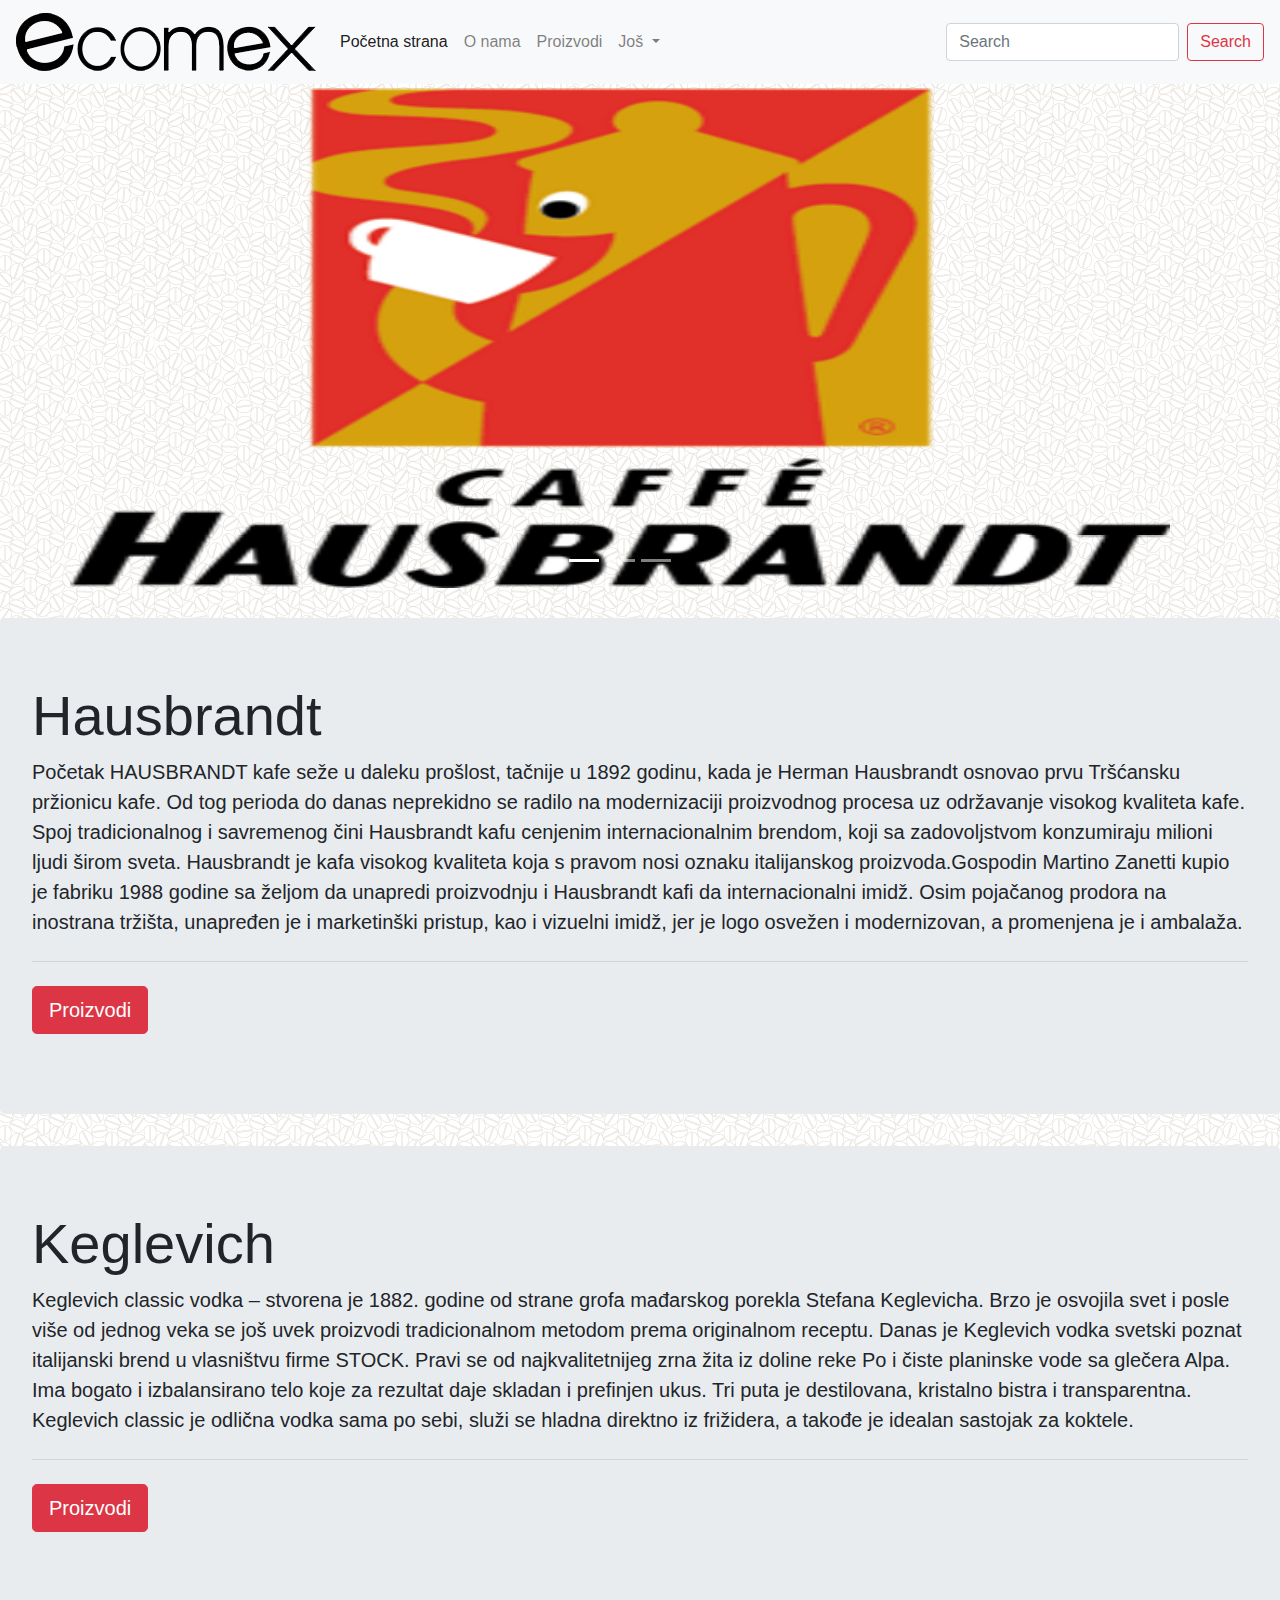
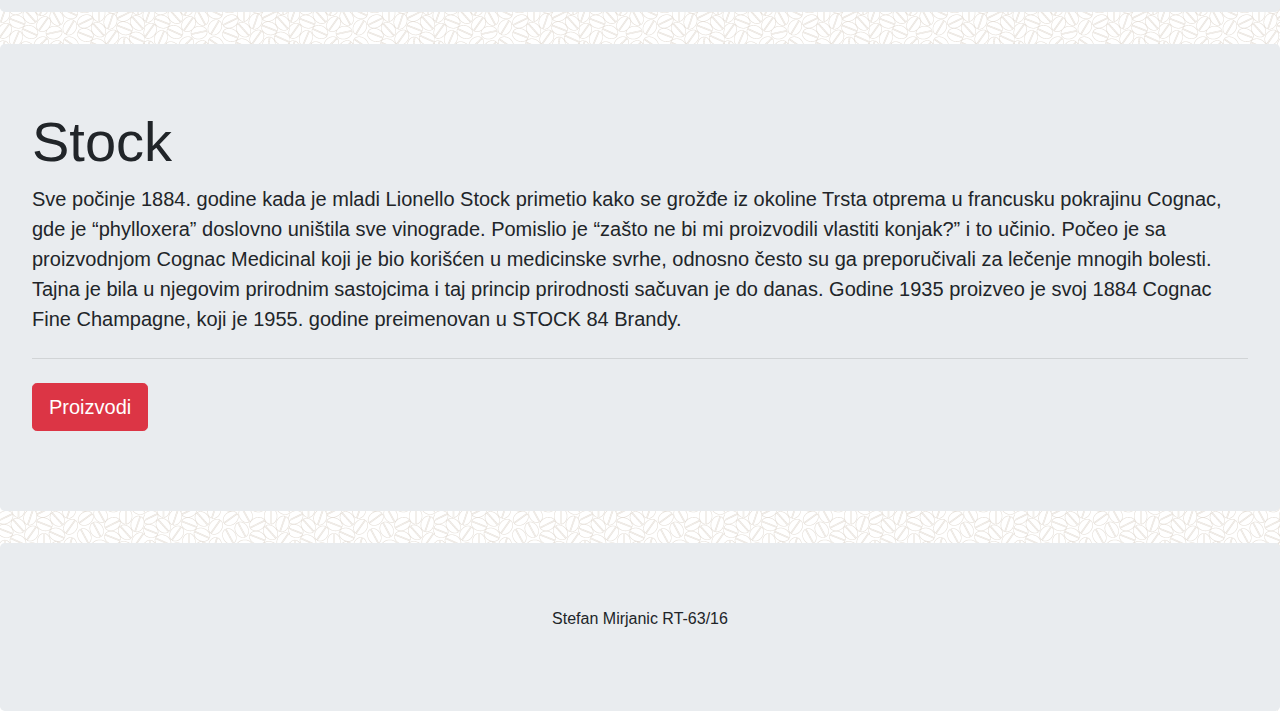
<file: index.html>
﻿<!DOCTYPE html>
<html lang="en">
<head>


  <title>Ecomex</title>


  <meta charset="utf-8">
  <meta name="viewport" content="width=device-width, initial-scale=1">
  <link rel="stylesheet" href="https://maxcdn.bootstrapcdn.com/bootstrap/4.1.0/css/bootstrap.min.css">
  <script src="https://ajax.googleapis.com/ajax/libs/jquery/3.3.1/jquery.min.js"></script>
  <script src="https://cdnjs.cloudflare.com/ajax/libs/popper.js/1.14.0/umd/popper.min.js"></script>
  <script src="https://maxcdn.bootstrapcdn.com/bootstrap/4.1.0/js/bootstrap.min.js"></script>
  <link rel="stylesheet" href="css/stil.css">


</head>
<body id="body">
  <a href="index.html">
    <img src="img/ecomex.png" alt="Ecomex">
  </a>



  <nav class="navbar navbar-expand-sm bg-light navbar-light fixed-top">
    <a class="navbar-brand" href="index.html">
      <img src="img/ecomex.png" alt="Ecomex" >
    </a>
    <button class="navbar-toggler" type="button" data-toggle="collapse" data-target="#navbarSupportedContent" aria-controls="navbarSupportedContent" aria-expanded="false" aria-label="Toggle navigation">
      <span class="navbar-toggler-icon"></span>
    </button>

    <div class="collapse navbar-collapse" id="navbarSupportedContent">
      <ul class="navbar-nav mr-auto">
        <li class="nav-item active">
          <a class="nav-link" href="index.html">Početna strana <span class="sr-only">(current)</span></a>
        </li>
        <li class="nav-item">
          <a class="nav-link" href="onama.html">O nama</a>
        </li>
        <li class="nav-item">
          <a class="nav-link" href="proizvodi.html">Proizvodi</a>
        </li>
        <li class="nav-item dropdown">
          <a class="nav-link dropdown-toggle" href="#" id="navbarDropdown" role="button" data-toggle="dropdown" aria-haspopup="true" aria-expanded="false">
            Još
          </a>
          <div class="dropdown-menu" aria-labelledby="navbarDropdown">
            <a class="dropdown-item" href="galerija.html">Galerija</a>
            <a class="dropdown-item" href="kontakt.html">Kontakt</a>
          </div>
        </li>

      </ul>
      <form class="form-inline my-2 my-lg-0">
        <input class="form-control mr-sm-2" type="search" placeholder="Search" aria-label="Search">
        <button class="btn btn-outline-danger my-2 my-sm-0" type="submit">Search</button>
      </form>
    </div>
  </nav>




  <div class="container" style="margin-top:30px">
    <div class="row">

      <div id="demo" class="carousel slide" data-ride="carousel">

        <!-- Indicators -->
        <ul class="carousel-indicators">
          <li data-target="#demo" data-slide-to="0" class="active"></li>
          <li data-target="#demo" data-slide-to="1"></li>
          <li data-target="#demo" data-slide-to="2"></li>
        </ul>

        <!-- The slideshow -->
        <div class="carousel-inner">
          <div class="carousel-item active">
            <img src="img/hauslogo.png" alt="Los Angeles" width="1100" height="500">
          </div>
          <div class="carousel-item">
            <img src="img/keglevichlogo.png" alt="Chicago" width="1100" height="500">
          </div>
          <div class="carousel-item">
            <img src="img/stocklogo.png" alt="New York" width="1100" height="500">
          </div>
        </div>

        <!-- Left and right controls -->
        <a class="carousel-control-prev" href="#demo" data-slide="prev">
          <span class="carousel-control-prev-icon"></span>
        </a>
        <a class="carousel-control-next" href="#demo" data-slide="next">
          <span class="carousel-control-next-icon"></span>
        </a>
      </div>

    </div>
  </div>

<div class="jumbotron"style="margin-top:30px">
  <h1 class="display-4">Hausbrandt</h1>
  <p class="lead">Početak HAUSBRANDT kafe seže u daleku prošlost, tačnije u 1892 godinu, kada je Herman Hausbrandt osnovao prvu Tršćansku pržionicu kafe. Od tog perioda do danas neprekidno se radilo na modernizaciji proizvodnog procesa uz održavanje visokog kvaliteta kafe. Spoj tradicionalnog i savremenog čini Hausbrandt kafu cenjenim internacionalnim brendom, koji sa zadovoljstvom konzumiraju milioni ljudi širom sveta. Hausbrandt je kafa visokog kvaliteta koja s pravom nosi oznaku italijanskog proizvoda.Gospodin Martino Zanetti kupio je fabriku 1988 godine sa željom da unapredi proizvodnju i Hausbrandt kafi da internacionalni imidž. Osim pojačanog prodora na inostrana tržišta, unapređen je i marketinški pristup, kao i vizuelni imidž, jer je logo osvežen i modernizovan, a promenjena je i ambalaža.</p>
  <hr class="my-4">
  <p class="lead">
    <a class="btn btn-danger btn-lg" href="proizvodi.html" role="button">Proizvodi</a>
  </p>
</div>

<div class="jumbotron">
  <h1 class="display-4">Keglevich</h1>
  <p class="lead">Keglevich classic vodka – stvorena je 1882. godine od strane grofa mađarskog porekla Stefana Keglevicha. Brzo je osvojila svet i posle više od jednog veka se još uvek proizvodi tradicionalnom metodom prema originalnom receptu. Danas je Keglevich vodka svetski poznat italijanski brend u vlasništvu firme STOCK. Pravi se od najkvalitetnijeg zrna žita iz doline reke Po i čiste planinske vode sa glečera Alpa. Ima bogato i izbalansirano telo koje za rezultat daje skladan i prefinjen ukus. Tri puta je destilovana, kristalno bistra i transparentna. Keglevich classic je odlična vodka sama po sebi, služi se hladna direktno iz frižidera, a takođe je idealan sastojak za koktele.</p>
  <hr class="my-4">
  <p class="lead">
    <a class="btn btn-danger btn-lg" href="proizvodi.html" role="button">Proizvodi</a>
  </p>
</div>

<div class="jumbotron">
  <h1 class="display-4">Stock</h1>
  <p class="lead">Sve počinje 1884. godine kada je mladi Lionello Stock primetio kako se grožđe iz okoline Trsta otprema u francusku pokrajinu Cognac, gde je “phylloxera” doslovno uništila sve vinograde. Pomislio je “zašto ne bi mi proizvodili vlastiti konjak?” i to učinio. Počeo je sa proizvodnjom Cognac Medicinal koji je bio korišćen u medicinske svrhe, odnosno često su ga preporučivali za lečenje mnogih bolesti. Tajna je bila u njegovim prirodnim sastojcima i taj princip prirodnosti sačuvan je do danas. Godine 1935 proizveo je svoj 1884 Cognac Fine Champagne, koji je 1955. godine preimenovan u STOCK 84 Brandy.</p>
  <hr class="my-4">
  <p class="lead">
    <a class="btn btn-danger btn-lg" href="proizvodi.html" role="button">Proizvodi</a>
  </p>
</div>

<div class="jumbotron text-center" style="margin-bottom:0" >
  <p>Stefan Mirjanic RT-63/16</p>
</div>

</body>
</html>
</file>
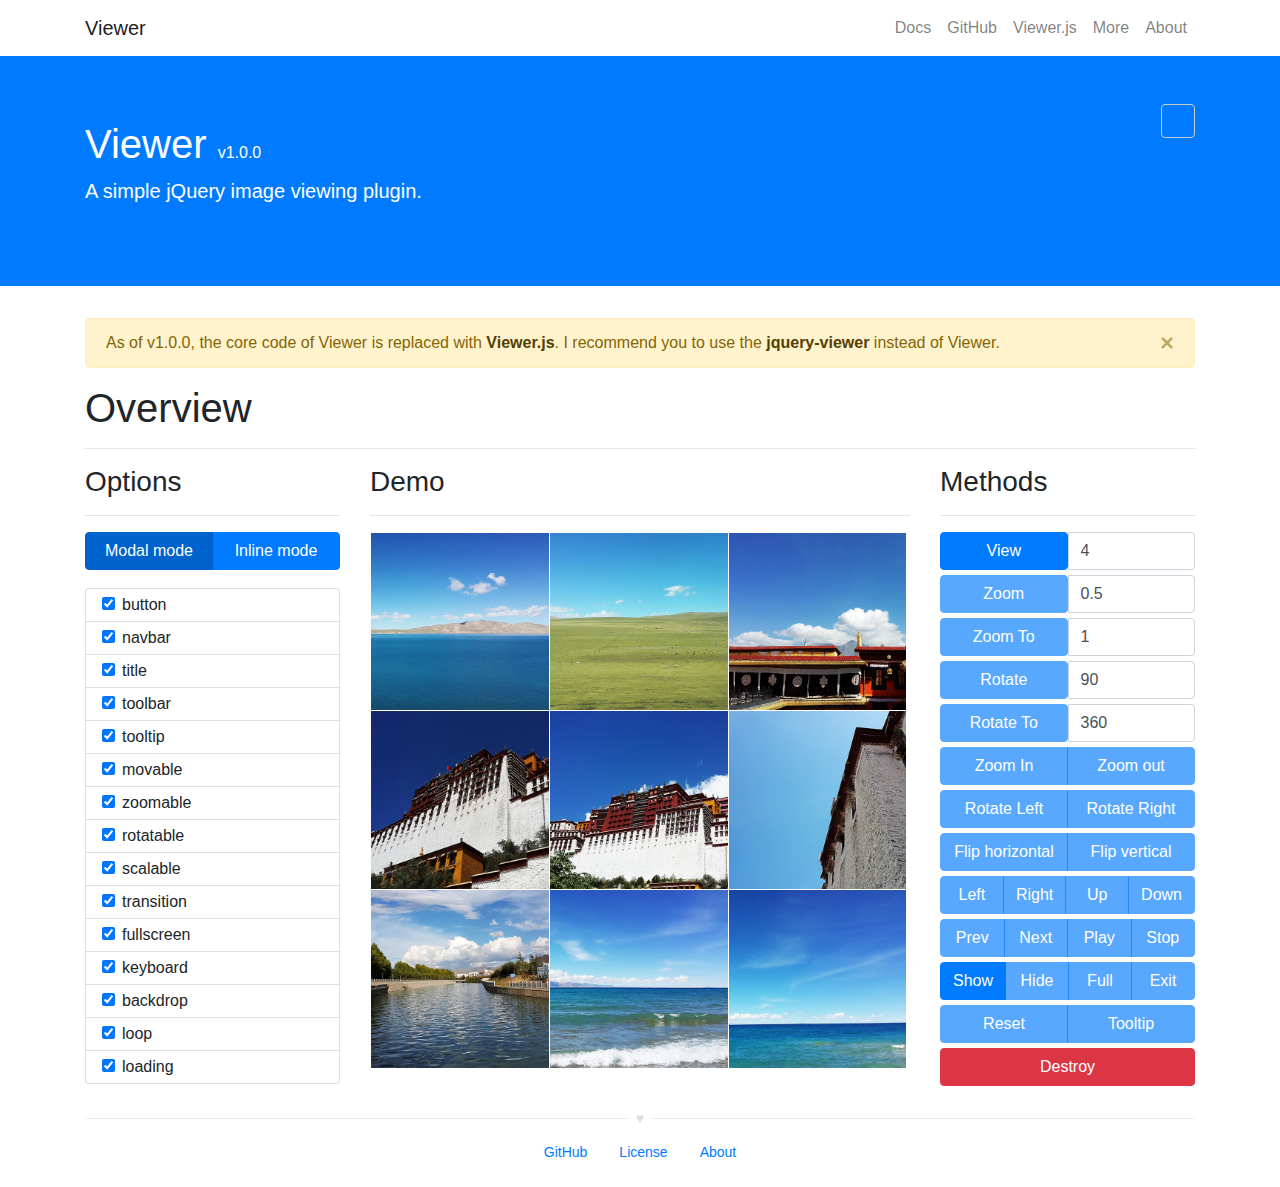
<file: viewer-master/docs/index.html>
<!DOCTYPE html>
<html lang="en">
<head>
  <meta charset="utf-8">
  <meta http-equiv="x-ua-compatible" content="ie=edge">
  <meta name="viewport" content="width=device-width, initial-scale=1, shrink-to-fit=no">
  <meta name="description" content="A simple jQuery image viewing plugin.">
  <meta name="author" content="Chen Fengyuan">
  <title>Viewer</title>
  <link rel="stylesheet" href="https://maxcdn.bootstrapcdn.com/bootstrap/4.0.0/css/bootstrap.min.css">
  <link rel="stylesheet" href="css/viewer.css">
  <link rel="stylesheet" href="css/main.css">
</head>
<body>
  <!--[if lt IE 9]>
  <div class="alert alert-warning alert-dismissible fade show m-0 rounded-0" role="alert">
    <button type="button" class="close" data-dismiss="alert" aria-label="Close">
      <span aria-hidden="true">&times;</span>
    </button>
    You are using an <strong>outdated</strong> browser. Please <a href="http://browsehappy.com/">upgrade your browser</a> to improve your experience.
  </div>
  <![endif]-->

  <!-- Header -->
  <header class="navbar navbar-light navbar-expand-md">
    <div class="container">
      <a class="navbar-brand" href="./">Viewer</a>
      <button class="navbar-toggler" type="button" data-toggle="collapse" data-target="#navbar-collapse" aria-controls="navbar-collapse" aria-expanded="false" aria-label="Toggle navigation">
        <span class="navbar-toggler-icon"></span>
      </button>
      <div class="collapse navbar-collapse justify-content-end" id="navbar-collapse" role="navigation">
        <nav class="nav navbar-nav">
          <a class="nav-link" href="https://github.com/fengyuanchen/viewer/blob/master/README.md" data-toggle="tooltip" title="View the documentation">Docs</a>
          <a class="nav-link" href="https://github.com/fengyuanchen/viewer" data-toggle="tooltip" title="View the GitHub project">GitHub</a>
          <a class="nav-link" href="https://fengyuanchen.github.io/viewerjs" data-toggle="tooltip" title="JavaScript image viewer">Viewer.js</a>
          <a class="nav-link" href="https://fengyuanchen.github.io" data-toggle="tooltip" title="More projects">More</a>
          <a class="nav-link" href="http://chenfengyuan.com" data-toggle="tooltip" title="About the author">About</a>
        </nav>
      </div>
    </div>
  </header>

  <!-- Jumbotron -->
  <div class="jumbotron bg-primary text-white rounded-0">
    <div class="container">
      <div class="row">
        <div class="col-md">
          <h1>Viewer <small class="h6">v1.0.0</small></h1>
          <p class="lead">A simple jQuery image viewing plugin.</p>
        </div>
        <div class="col-md">
          <div class="carbonads">
            <script id="_carbonads_js" src="//cdn.carbonads.com/carbon.js?zoneid=1673&serve=C6AILKT&placement=fengyuanchen" async></script>
          </div>
        </div>
      </div>
    </div>
  </div>

  <!-- Content -->
  <div class="container">
    <div class="alert alert-warning alert-dismissible fade show" role="alert">
        As of v1.0.0, the core code of Viewer is replaced with <a class="alert-link" href="https://github.com/fengyuanchen/viewerjs">Viewer.js</a>. I recommend you to use the <a class="alert-link" href="https://github.com/fengyuanchen/jquery-viewer">jquery-viewer</a> instead of Viewer.
      <button type="button" class="close" data-dismiss="alert" aria-label="Close">
        <span aria-hidden="true">&times;</span>
      </button>
    </div>
    <h1>Overview</h1>
    <hr>
    <div class="row">
      <div class="col-sm-12 col-md-3">
        <h3>Options</h3>
        <hr>
        <div class="docs-toggles">
          <div class="btn-group d-flex" data-toggle="buttons" role="group">
            <label class="btn btn-primary active">
              <input type="radio" class="sr-only" name="inline" data-value="false" autocomplete="off" checked> Modal mode
            </label>
            <label class="btn btn-primary">
              <input type="radio" class="sr-only" name="inline" data-value="true" autocomplete="off"> Inline mode
            </label>
          </div>
          <button class="btn btn-primary btn-block d-md-none" id="toggle-options" data-target="#options" data-toggle="collapse" aria-expanded="true">Toggle options</button>
          <div class="docs-collapse collapse" id="options" aria-labelledby="toggle-options">
            <ul class="list-group">
              <li class="list-group-item">
                <div class="form-check">
                  <input class="form-check-input" id="button" type="checkbox" name="button" checked>
                  <label for="button" class="form-check-label">button</label>
                </div>
              </li>
              <li class="list-group-item">
                <div class="form-check">
                  <input class="form-check-input" id="navbar" type="checkbox" name="navbar" checked>
                  <label for="navbar" class="form-check-label">navbar</label>
                </div>
              </li>
              <li class="list-group-item">
                <div class="form-check">
                  <input class="form-check-input" id="title" type="checkbox" name="title" checked>
                  <label for="title" class="form-check-label">title</label>
                </div>
              </li>
              <li class="list-group-item">
                <div class="form-check">
                  <input class="form-check-input" id="toolbar" type="checkbox" name="toolbar" checked>
                  <label for="toolbar" class="form-check-label">toolbar</label>
                </div>
              </li>
              <li class="list-group-item">
                <div class="form-check">
                  <input class="form-check-input" id="tooltip" type="checkbox" name="tooltip" checked>
                  <label for="tooltip" class="form-check-label">tooltip</label>
                </div>
              </li>
              <li class="list-group-item">
                <div class="form-check">
                  <input class="form-check-input" id="movable" type="checkbox" name="movable" checked>
                  <label for="movable" class="form-check-label">movable</label>
                </div>
              </li>
              <li class="list-group-item">
                <div class="form-check">
                  <input class="form-check-input" id="zoomable" type="checkbox" name="zoomable" checked>
                  <label for="zoomable" class="form-check-label">zoomable</label>
                </div>
              </li>
              <li class="list-group-item">
                <div class="form-check">
                  <input class="form-check-input" id="rotatable" type="checkbox" name="rotatable" checked>
                  <label for="rotatable" class="form-check-label">rotatable</label>
                </div>
              </li>
              <li class="list-group-item">
                <div class="form-check">
                  <input class="form-check-input" id="scalable" type="checkbox" name="scalable" checked>
                  <label for="scalable" class="form-check-label">scalable</label>
                </div>
              </li>
              <li class="list-group-item">
                <div class="form-check">
                  <input class="form-check-input" id="transition" type="checkbox" name="transition" checked>
                  <label for="transition" class="form-check-label">transition</label>
                </div>
              </li>
              <li class="list-group-item">
                <div class="form-check">
                  <input class="form-check-input" id="fullscreen" type="checkbox" name="fullscreen" checked>
                  <label for="fullscreen" class="form-check-label">fullscreen</label>
                </div>
              </li>
              <li class="list-group-item">
                <div class="form-check">
                  <input class="form-check-input" id="keyboard" type="checkbox" name="keyboard" checked>
                  <label for="keyboard" class="form-check-label">keyboard</label>
                </div>
              </li>
              <li class="list-group-item">
                <div class="form-check">
                  <input class="form-check-input" id="backdrop" type="checkbox" name="backdrop" checked>
                  <label for="backdrop" class="form-check-label">backdrop</label>
                </div>
              </li>
              <li class="list-group-item">
                <div class="form-check">
                  <input class="form-check-input" id="loop" type="checkbox" name="loop" checked>
                  <label for="loop" class="form-check-label">loop</label>
                </div>
              </li>
              <li class="list-group-item">
                <div class="form-check">
                  <input class="form-check-input" id="loading" type="checkbox" name="loading" checked>
                  <label for="loading" class="form-check-label">loading</label>
                </div>
              </li>
            </ul>
          </div>
        </div>
      </div>
      <div class="col-sm-8 col-md-6">
        <h3>Demo</h3>
        <hr>
        <div class="docs-galley">
          <ul class="docs-pictures clearfix">
            <li><img data-original="images/tibet-1.jpg" src="images/thumbnails/tibet-1.jpg" alt="Cuo Na Lake"></li>
            <li><img data-original="images/tibet-2.jpg" src="images/thumbnails/tibet-2.jpg" alt="Tibetan Plateau"></li>
            <li><img data-original="images/tibet-3.jpg" src="images/thumbnails/tibet-3.jpg" alt="Jokhang Temple"></li>
            <li><img data-original="images/tibet-4.jpg" src="images/thumbnails/tibet-4.jpg" alt="Potala Palace 1"></li>
            <li><img data-original="images/tibet-5.jpg" src="images/thumbnails/tibet-5.jpg" alt="Potala Palace 2"></li>
            <li><img data-original="images/tibet-6.jpg" src="images/thumbnails/tibet-6.jpg" alt="Potala Palace 3"></li>
            <li><img data-original="images/tibet-7.jpg" src="images/thumbnails/tibet-7.jpg" alt="Lhasa River"></li>
            <li><img data-original="images/tibet-8.jpg" src="images/thumbnails/tibet-8.jpg" alt="Namtso 1"></li>
            <li><img data-original="images/tibet-9.jpg" src="images/thumbnails/tibet-9.jpg" alt="Namtso 2"></li>
          </ul>
        </div>
      </div>
      <div class="col-sm-4 col-md-3">
        <h3>Methods</h3>
        <hr>
        <div class="docs-buttons" role="group">
          <div class="input-group">
            <span class="input-group-btn">
              <button type="button" class="btn btn-primary" data-method="view" data-target="#viewIndex" title="View one of the images with image's index">View</button>
            </span>
            <input type="text" class="form-control" id="viewIndex" name="index" value="4" placeholder="index">
          </div>
          <div class="input-group">
            <span class="input-group-btn">
              <button type="button" class="btn btn-primary" data-enable="inline" data-method="zoom" data-target="#zoomRatio" title="Zoom the image">Zoom</button>
            </span>
            <input type="text" class="form-control" id="zoomRatio" name="ratio" value="0.5" placeholder="ratio">
          </div>
          <div class="input-group">
            <span class="input-group-btn">
              <button type="button" class="btn btn-primary" data-enable="inline" data-method="zoomTo" data-target="#zoomToRatio" title="Zoom the image to a special ratio">Zoom To</button>
            </span>
            <input type="text" class="form-control" id="zoomToRatio" name="ratio" value="1" placeholder="ratio">
          </div>
          <div class="input-group">
            <span class="input-group-btn">
              <button type="button" class="btn btn-primary" data-enable="inline" data-method="rotate" data-target="#rotateDegrees" title="Rotate the image">Rotate</button>
            </span>
            <input type="text" class="form-control" id="rotateDegrees" name="degrees" value="90" placeholder="degrees">
          </div>
          <div class="input-group">
            <span class="input-group-btn">
              <button type="button" class="btn btn-primary" data-enable="inline" data-method="rotateTo" data-target="#rotateToDegrees" title="Rotate the image to a special angle">Rotate To</button>
            </span>
            <input type="text" class="form-control" id="rotateToDegrees" name="degrees" value="360" placeholder="degrees">
          </div>
          <div class="btn-group d-flex" role="group">
            <button type="button" class="btn btn-primary" data-arguments="[0.5]" data-enable="inline" data-method="zoom" title="Zoom in">Zoom In</button>
            <button type="button" class="btn btn-primary" data-arguments="[-0.5]" data-enable="inline" data-method="zoom" title="Zoom out">Zoom out</button>
          </div>
          <div class="btn-group d-flex" role="group">
            <button type="button" class="btn btn-primary" data-arguments="[-90]" data-enable="inline" data-method="rotate" title="Rotate left">Rotate Left</button>
            <button type="button" class="btn btn-primary" data-arguments="[90]" data-enable="inline" data-method="rotate" title="Rotate right">Rotate Right</button>
          </div>
          <div class="btn-group d-flex" role="group">
            <button type="button" class="btn btn-primary" data-arguments="[-1]" data-enable="inline" data-method="scaleX" title="Flip horizontal">Flip horizontal</button>
            <button type="button" class="btn btn-primary" data-arguments="[-1]" data-enable="inline" data-method="scaleY" title="Flip vertical">Flip vertical</button>
          </div>
          <div class="btn-group d-flex" role="group">
            <button type="button" class="btn btn-primary" data-arguments="[-10,0]" data-enable="inline" data-method="move" title="Move left">Left</button>
            <button type="button" class="btn btn-primary" data-arguments="[10,0]" data-enable="inline" data-method="move" title="Move right">Right</button>
            <button type="button" class="btn btn-primary" data-arguments="[0,-10]" data-enable="inline" data-method="move" title="Move up">Up</button>
            <button type="button" class="btn btn-primary" data-arguments="[0,10]" data-enable="inline" data-method="move" title="Move down">Down</button>
          </div>
          <div class="btn-group d-flex" role="group">
            <button type="button" class="btn btn-primary" data-enable="inline" data-method="prev" title="View previous image">Prev</button>
            <button type="button" class="btn btn-primary" data-enable="inline" data-method="next" title="View next image">Next</button>
            <button type="button" class="btn btn-primary" data-enable="inline" data-method="play" title="Play the images">Play</button>
            <button type="button" class="btn btn-primary" data-enable="inline" data-method="stop" title="Stop the playing">Stop</button>
          </div>
          <div class="btn-group d-flex" role="group">
            <button type="button" class="btn btn-primary" data-enable="modal" data-method="show" title="Show the viewer">Show</button>
            <button type="button" class="btn btn-primary" data-method="hide" title="Hide the viewer" disabled>Hide</button>
            <button type="button" class="btn btn-primary" data-enable="inline" data-method="full" title="Enter modal mode">Full</button>
            <button type="button" class="btn btn-primary" data-method="exit" title="Exit modal mode" disabled>Exit</button>
          </div>
          <div class="btn-group d-flex" role="group">
            <button type="button" class="btn btn-primary" data-enable="inline" data-method="reset">Reset</button>
            <button type="button" class="btn btn-primary" data-enable="inline" data-method="tooltip">Tooltip</button>
          </div>
          <button type="button" class="btn btn-block btn-danger" data-enable="modal inline" data-method="destroy">Destroy</button>
        </div>
      </div>
    </div>
  </div>

  <!-- Footer -->
  <footer class="footer">
    <div class="container">
      <p class="heart"></p>
      <nav class="nav flex-wrap justify-content-center mb-3">
        <a class="nav-link" href="https://github.com/fengyuanchen/viewer">GitHub</a>
        <a class="nav-link" href="https://github.com/fengyuanchen/viewer/blob/master/LICENSE">License</a>
        <a class="nav-link" href="http://chenfengyuan.com">About</a>
      </nav>
    </div>
  </footer>

  <!-- Scripts -->
  <script src="https://code.jquery.com/jquery-3.3.1.slim.min.js"></script>
  <script src="https://maxcdn.bootstrapcdn.com/bootstrap/4.0.0/js/bootstrap.bundle.min.js"></script>
  <script src="https://fengyuanchen.github.io/js/common.js"></script>
  <script src="js/viewer.js"></script>
  <script src="js/main.js"></script>
</body>
</html>
</file>
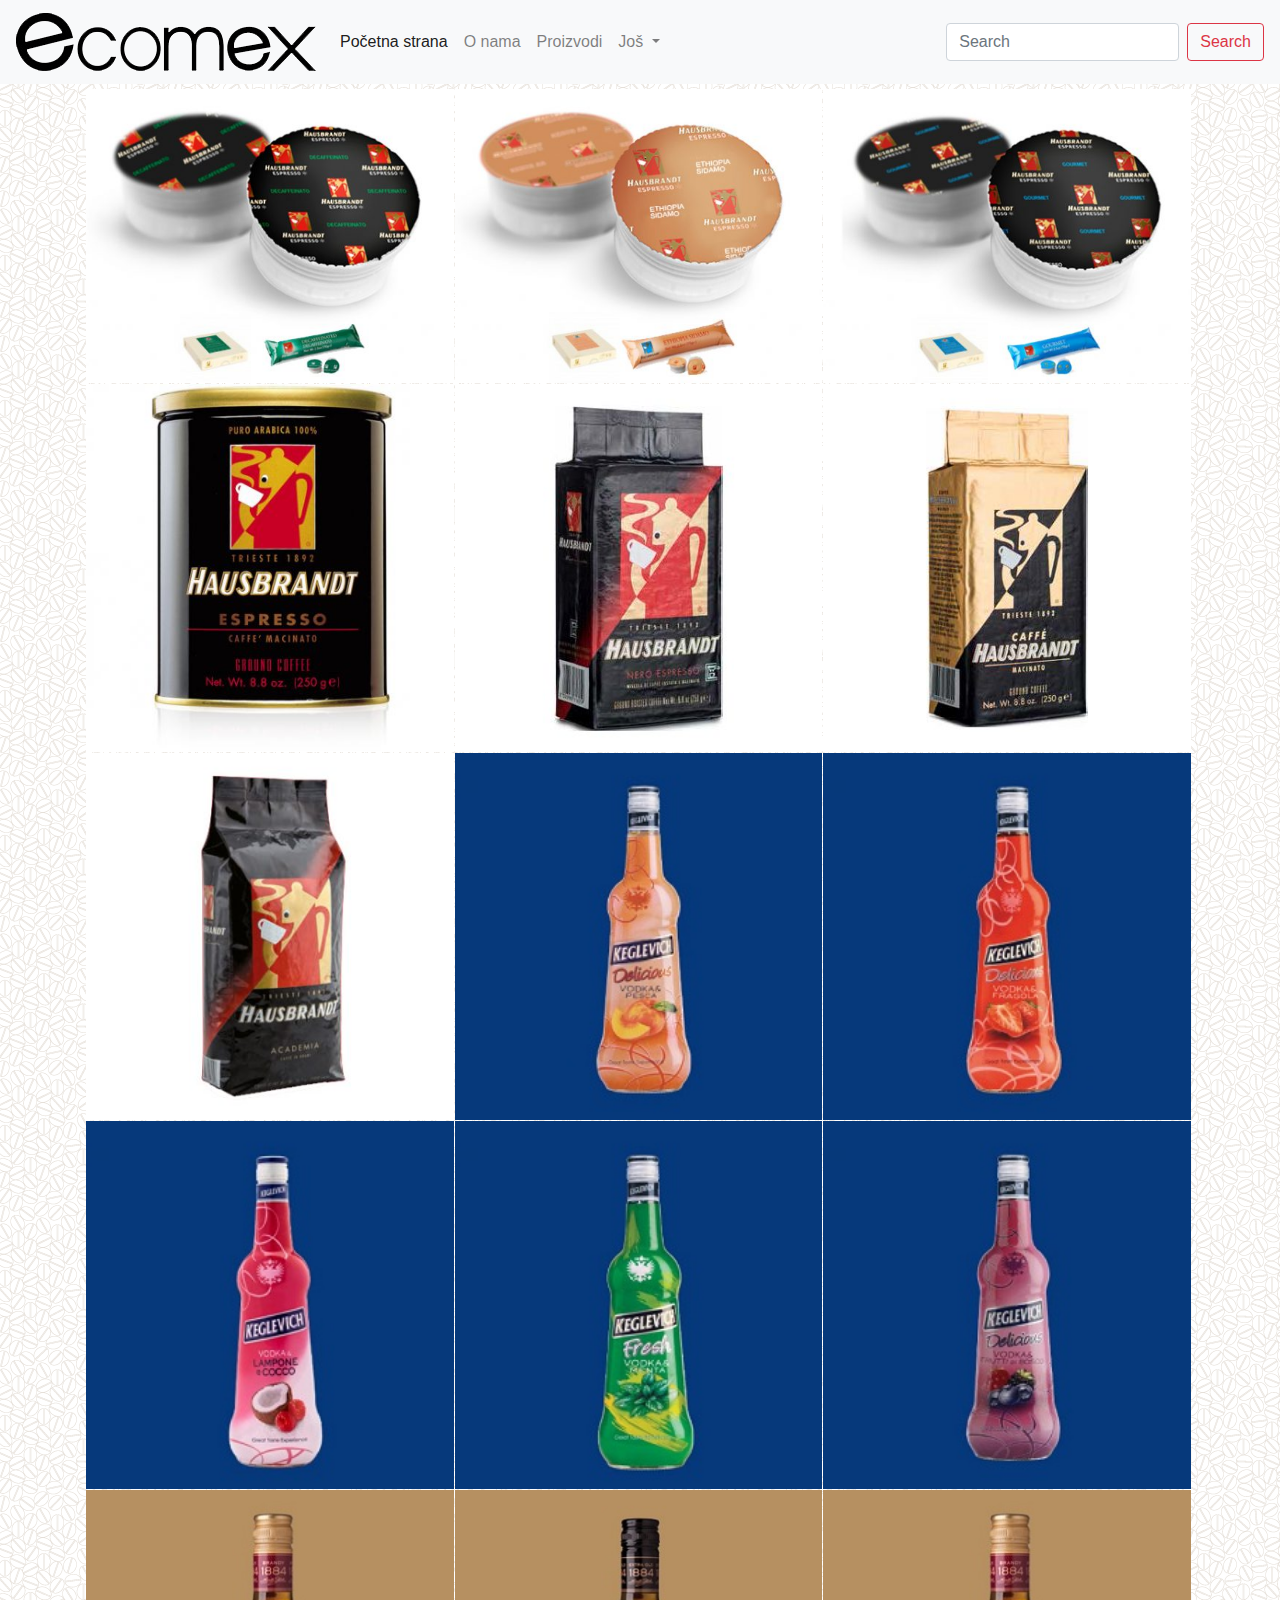
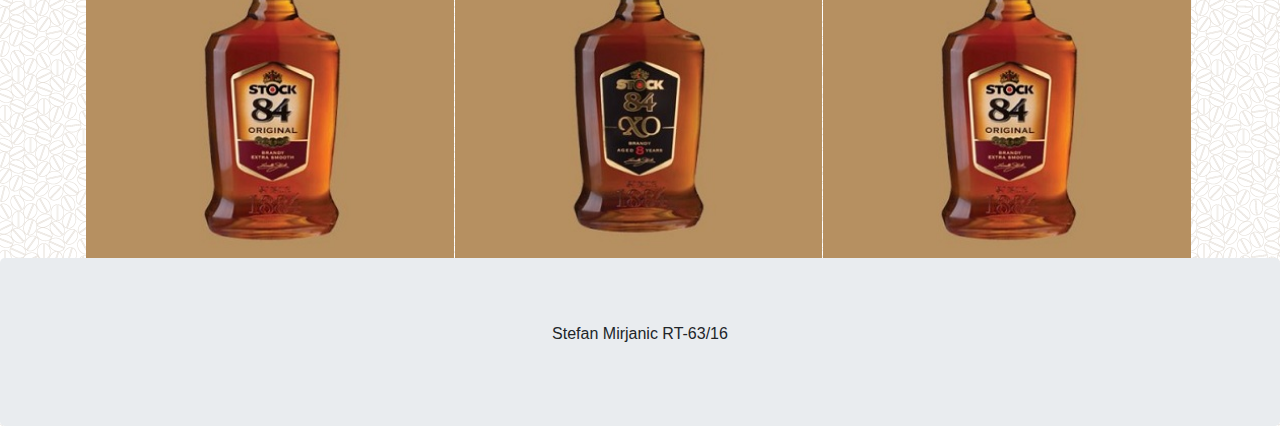
<file: galerija.html>
<!DOCTYPE html>
<html lang="en">
<head>


  <title>Galerija</title>


  <meta charset="utf-8">
  <meta name="viewport" content="width=device-width, initial-scale=1">
  <link rel="stylesheet" href="https://maxcdn.bootstrapcdn.com/bootstrap/4.1.0/css/bootstrap.min.css">
  <script src="https://ajax.googleapis.com/ajax/libs/jquery/3.3.1/jquery.min.js"></script>
  <script src="https://cdnjs.cloudflare.com/ajax/libs/popper.js/1.14.0/umd/popper.min.js"></script>
  <script src="https://maxcdn.bootstrapcdn.com/bootstrap/4.1.0/js/bootstrap.min.js"></script>
  <link rel="stylesheet" href="css/stil.css">
  <script src="viewer-master/docs/js/main.js"></script><!-- jQuery is required -->
<script src="viewer-master/docs/js/viewer.js"></script>
<link  href="viewer-master/docs/css/viewer.css" rel="stylesheet">
  <link rel="stylesheet" href="viewer-master/docs/css/main.css">


</head>
<body id="body">
  <a href="index.html">
    <img src="img/ecomex.png" alt="Ecomex">
  </a>



  <nav class="navbar navbar-expand-sm bg-light navbar-light fixed-top">
    <a class="navbar-brand" href="index.html">
      <img src="img/ecomex.png" alt="Ecomex" >
    </a>
    <button class="navbar-toggler" type="button" data-toggle="collapse" data-target="#navbarSupportedContent" aria-controls="navbarSupportedContent" aria-expanded="false" aria-label="Toggle navigation">
      <span class="navbar-toggler-icon"></span>
    </button>

    <div class="collapse navbar-collapse" id="navbarSupportedContent">
      <ul class="navbar-nav mr-auto">
        <li class="nav-item active">
          <a class="nav-link" href="index.html">Početna strana <span class="sr-only">(current)</span></a>
        </li>
        <li class="nav-item">
          <a class="nav-link" href="onama.html">O nama</a>
        </li>
        <li class="nav-item">
          <a class="nav-link" href="proizvodi.html">Proizvodi</a>
        </li>
        <li class="nav-item dropdown">
          <a class="nav-link dropdown-toggle" href="#" id="navbarDropdown" role="button" data-toggle="dropdown" aria-haspopup="true" aria-expanded="false">
            Još
          </a>
          <div class="dropdown-menu" aria-labelledby="navbarDropdown">
            <a class="dropdown-item" href="galerija.html">Galerija</a>
            <a class="dropdown-item" href="kontakt.html">Kontakt</a>
          </div>
        </li>

      </ul>
      <form class="form-inline my-2 my-lg-0">
        <input class="form-control mr-sm-2" type="search" placeholder="Search" aria-label="Search">
        <button class="btn btn-outline-danger my-2 my-sm-0" type="submit">Search</button>
      </form>
    </div>
  </nav>


<div class="container" style="margin-top:30px">
<div class="docs-galley">
          <ul class="docs-pictures clearfix">
            <li><img data-original="img/proizvodi/kapsula/hausbrandtkapsuladecaffeinato.png" src="img/proizvodi/kapsula/hausbrandtkapsuladecaffeinato.png" alt="Cuo Na Lake"></li>

            <li><img data-original="img/proizvodi/kapsula/hausbrandtkapsulaethiopiasidamo.png" src="img/proizvodi/kapsula/hausbrandtkapsulaethiopiasidamo.png" alt="Tibetan Plateau"></li>

            <li><img data-original="img/proizvodi/kapsula/hausbrandtkapsulagourmet.png" src="img/proizvodi/kapsula/hausbrandtkapsulagourmet.png" alt="Jokhang Temple"></li>

            <li><img data-original="img/proizvodi/mlevena/hausbrandtlimenka.png" src="img/proizvodi/mlevena/hausbrandtlimenka.png" alt="Potala Palace 1"></li>

            <li><img data-original="img/proizvodi/mlevena/hausbrandtnerovakuum.png" src="img/proizvodi/mlevena/hausbrandtnerovakuum.png" alt="Potala Palace 2"></li>

            <li><img data-original="img/proizvodi/mlevena/hausbrandtoromlevena.png" src="img/proizvodi/mlevena/hausbrandtoromlevena.png" alt="Potala Palace 3"></li>

            <li><img data-original="img/proizvodi/zrno/hausbrandtacademia.png" src="img/proizvodi/zrno/hausbrandtacademia.png" alt="Lhasa River"></li>

            <li><img data-original="img/proizvodi/keglavic/kbreskva.png" src="img/proizvodi/keglavic/kbreskva.png" alt="Namtso 1"></li>

            <li><img data-original="img/proizvodi/keglavic/kjagoda.png" src="img/proizvodi/keglavic/kjagoda.png" alt="Namtso 2"></li>

            <li><img data-original="img/proizvodi/keglavic/kmalina.png" src="img/proizvodi/keglavic/kmalina.png" alt="Cuo Na Lake"></li>

            <li><img data-original="img/proizvodi/keglavic/kmenta.png" src="img/proizvodi/keglavic/kmenta.png" alt="Tibetan Plateau"></li>

            <li><img data-original="img/proizvodi/keglavic/ksumsko.png" src="img/proizvodi/keglavic/ksumsko.png" alt="Jokhang Temple"></li>

            <li><img data-original="img/proizvodi/stock/stock-84-07.png" src="img/proizvodi/stock/stock-84-07.png" alt="Potala Palace 1"></li>

            <li><img data-original="img/proizvodi/stock/stock-xo-2.png" src="img/proizvodi/stock/stock-xo-2.png" alt="Potala Palace 2"></li>

            <li><img data-original="img/proizvodi/stock/stock-84-07.png" src="img/proizvodi/stock/stock-84-07.png" alt="Potala Palace 3"></li>

          </ul>
        </div>
</div>





  

<div class="jumbotron text-center" style="margin-bottom:0" >
  <p>Stefan Mirjanic RT-63/16</p>
</div>



</body>
</html>
</file>
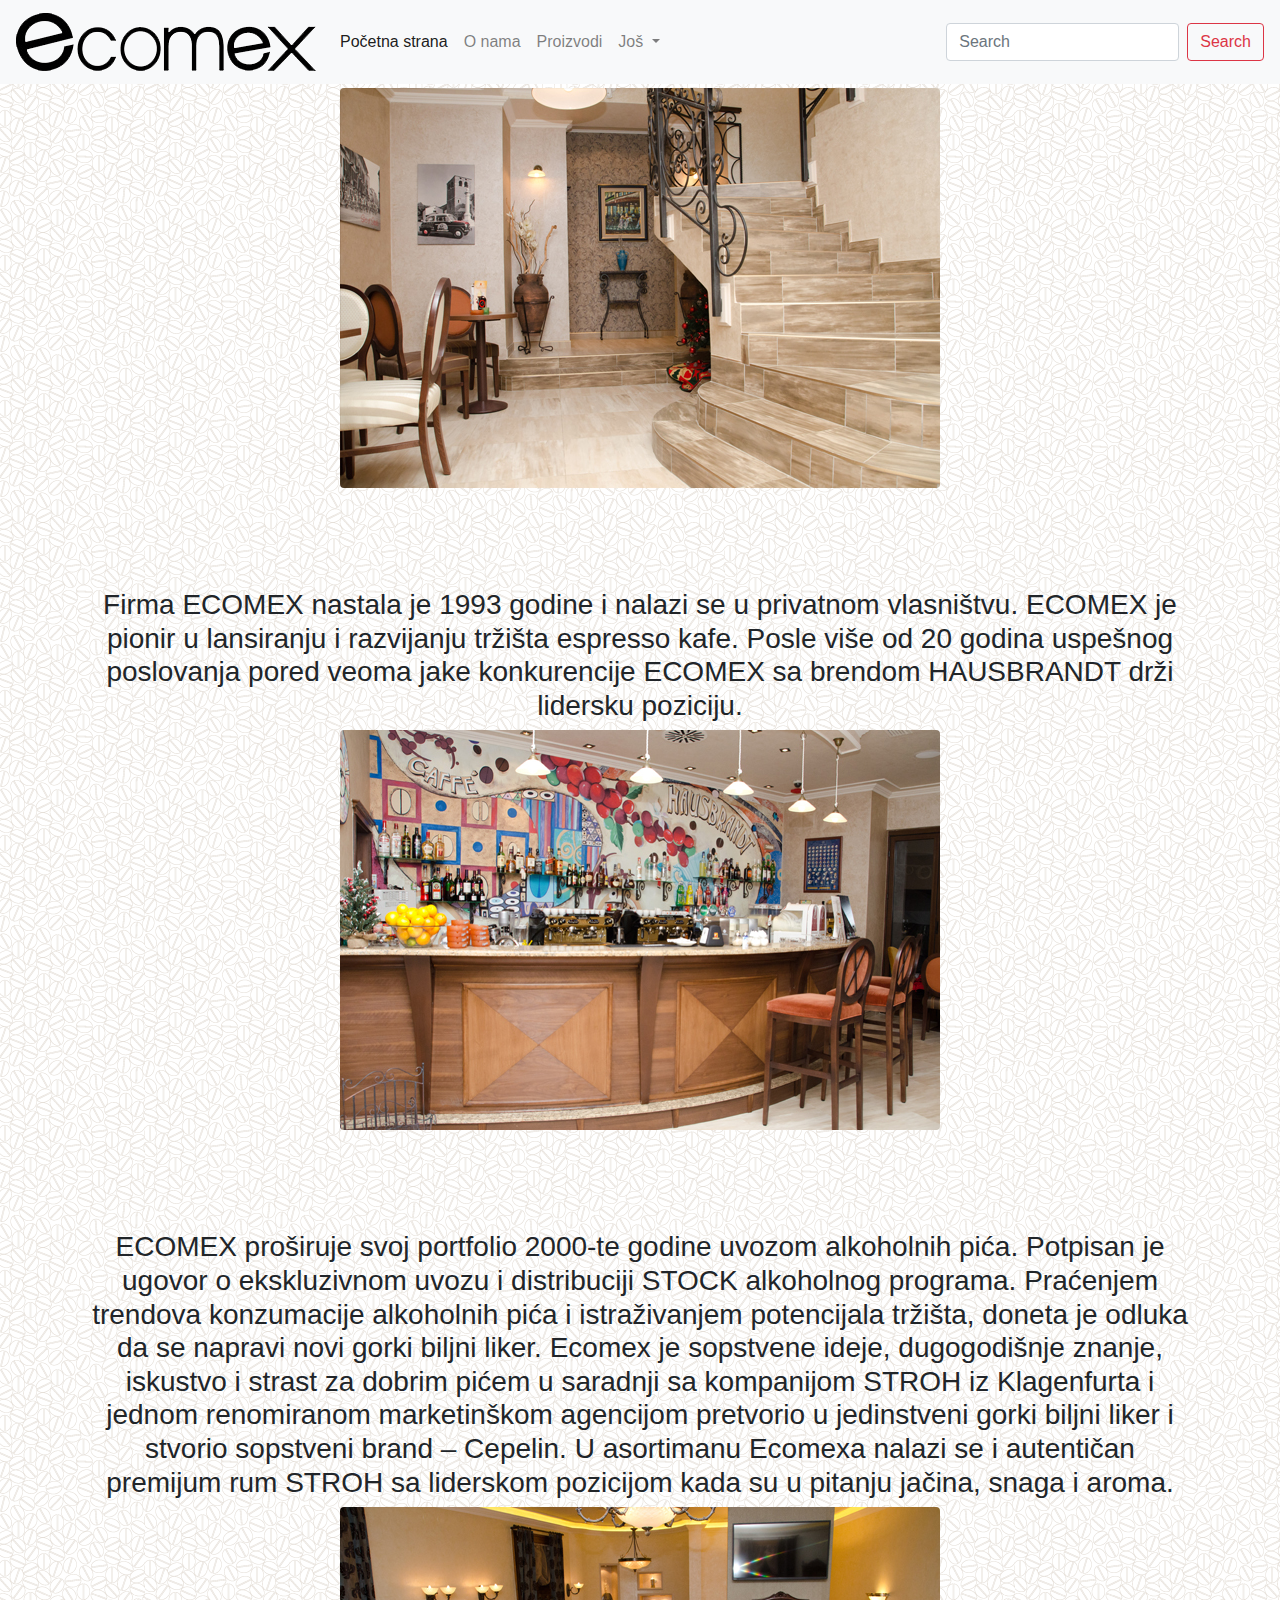
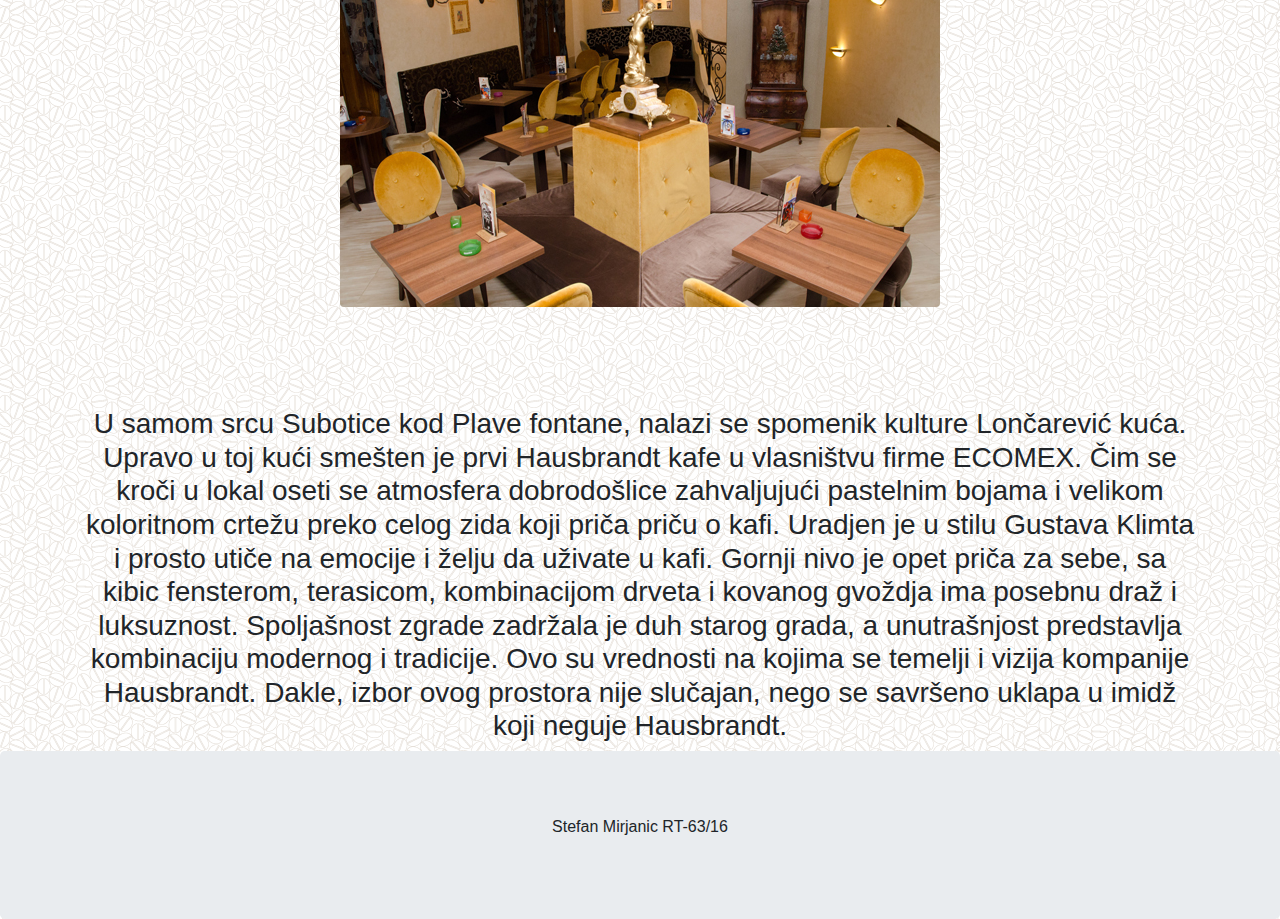
<file: onama.html>
<!DOCTYPE html>
<html lang="en">
<head>


  <title>O nama</title>


  <meta charset="utf-8">
  <meta name="viewport" content="width=device-width, initial-scale=1">
  <link rel="stylesheet" href="https://maxcdn.bootstrapcdn.com/bootstrap/4.1.0/css/bootstrap.min.css">
  <script src="https://ajax.googleapis.com/ajax/libs/jquery/3.3.1/jquery.min.js"></script>
  <script src="https://cdnjs.cloudflare.com/ajax/libs/popper.js/1.14.0/umd/popper.min.js"></script>
  <script src="https://maxcdn.bootstrapcdn.com/bootstrap/4.1.0/js/bootstrap.min.js"></script>
  <link rel="stylesheet" href="css/stil.css">


</head>
<body id="body">
  <a href="index.html">
    <img src="img/ecomex.png" alt="Ecomex">
  </a>



  <nav class="navbar navbar-expand-sm bg-light navbar-light fixed-top">
    <a class="navbar-brand" href="index.html">
      <img src="img/ecomex.png" alt="Ecomex" >
    </a>
    <button class="navbar-toggler" type="button" data-toggle="collapse" data-target="#navbarSupportedContent" aria-controls="navbarSupportedContent" aria-expanded="false" aria-label="Toggle navigation">
      <span class="navbar-toggler-icon"></span>
    </button>

    <div class="collapse navbar-collapse" id="navbarSupportedContent">
      <ul class="navbar-nav mr-auto">
        <li class="nav-item active">
          <a class="nav-link" href="index.html">Početna strana <span class="sr-only">(current)</span></a>
        </li>
        <li class="nav-item">
          <a class="nav-link" href="onama.html">O nama</a>
        </li>
        <li class="nav-item">
          <a class="nav-link" href="proizvodi.html">Proizvodi</a>
        </li>
        <li class="nav-item dropdown">
          <a class="nav-link dropdown-toggle" href="#" id="navbarDropdown" role="button" data-toggle="dropdown" aria-haspopup="true" aria-expanded="false">
            Još
          </a>
          <div class="dropdown-menu" aria-labelledby="navbarDropdown">
            <a class="dropdown-item" href="galerija.html">Galerija</a>
            <a class="dropdown-item" href="kontakt.html">Kontakt</a>
          </div>
        </li>

      </ul>
      <form class="form-inline my-2 my-lg-0">
        <input class="form-control mr-sm-2" type="search" placeholder="Search" aria-label="Search">
        <button class="btn btn-outline-danger my-2 my-sm-0" type="submit">Search</button>
      </form>
    </div>
  </nav>





<div class="container"style="margin-top:30px">
<div class="row">
  <div class="col-sm-12">
    <img src="img/subotica8.png" class="rounded mx-auto d-block" alt="Ecomex">
</div>
  </div>
<h3 class="text-center"  style="margin-top:100px">
  
Firma ECOMEX nastala je 1993 godine i nalazi se u privatnom vlasništvu. ECOMEX je pionir u lansiranju i razvijanju tržišta espresso kafe. Posle više od 20 godina uspešnog poslovanja pored veoma jake konkurencije ECOMEX sa brendom HAUSBRANDT drži lidersku poziciju.

</h3>
<div class="row">
  <div class="col-sm-12 ">
    <img src="img/subotica4.png" class="rounded mx-auto d-block" alt="Ecomex">
</div>
  </div>

<h3 class="text-center"  style="margin-top:100px">
ECOMEX proširuje svoj portfolio 2000-te godine uvozom alkoholnih pića. Potpisan je ugovor o ekskluzivnom uvozu i distribuciji STOCK alkoholnog programa. Praćenjem trendova konzumacije alkoholnih pića i istraživanjem potencijala tržišta, doneta je odluka da se napravi novi gorki biljni liker. Ecomex je sopstvene ideje, dugogodišnje znanje, iskustvo i strast za dobrim pićem u saradnji sa kompanijom STROH iz Klagenfurta i jednom renomiranom marketinškom agencijom pretvorio u jedinstveni gorki biljni liker i stvorio sopstveni brand – Cepelin. U asortimanu Ecomexa nalazi se i autentičan premijum rum STROH sa liderskom pozicijom kada su u pitanju jačina, snaga i aroma.
</h3>

<div class="row">
  <div class="col-sm-12">
    <img src="img/subotica5.png" class="rounded mx-auto d-block" alt="Ecomex">
</div>
  </div>


<h3 class="text-center"  style="margin-top:100px">
U samom srcu Subotice kod Plave fontane, nalazi se spomenik kulture Lončarević kuća. Upravo u toj kući smešten je prvi Hausbrandt kafe u vlasništvu firme ECOMEX. Čim se kroči u lokal oseti se atmosfera dobrodošlice zahvaljujući pastelnim bojama i velikom koloritnom crtežu preko celog zida koji priča priču o kafi. Uradjen je u stilu Gustava Klimta i prosto utiče na emocije i želju da uživate u kafi. Gornji nivo je opet priča za sebe, sa kibic fensterom, terasicom, kombinacijom drveta i kovanog gvoždja ima posebnu draž i luksuznost. Spoljašnost zgrade zadržala je duh starog grada, a unutrašnjost predstavlja kombinaciju modernog i tradicije. Ovo su vrednosti na kojima se temelji i vizija kompanije Hausbrandt. Dakle, izbor ovog prostora nije slučajan, nego se savršeno uklapa u imidž koji neguje Hausbrandt.
</h3>

</div>

<div class="jumbotron text-center" style="margin-bottom:0" >
  <p>Stefan Mirjanic RT-63/16</p>
</div>



</body>
</html>
</file>
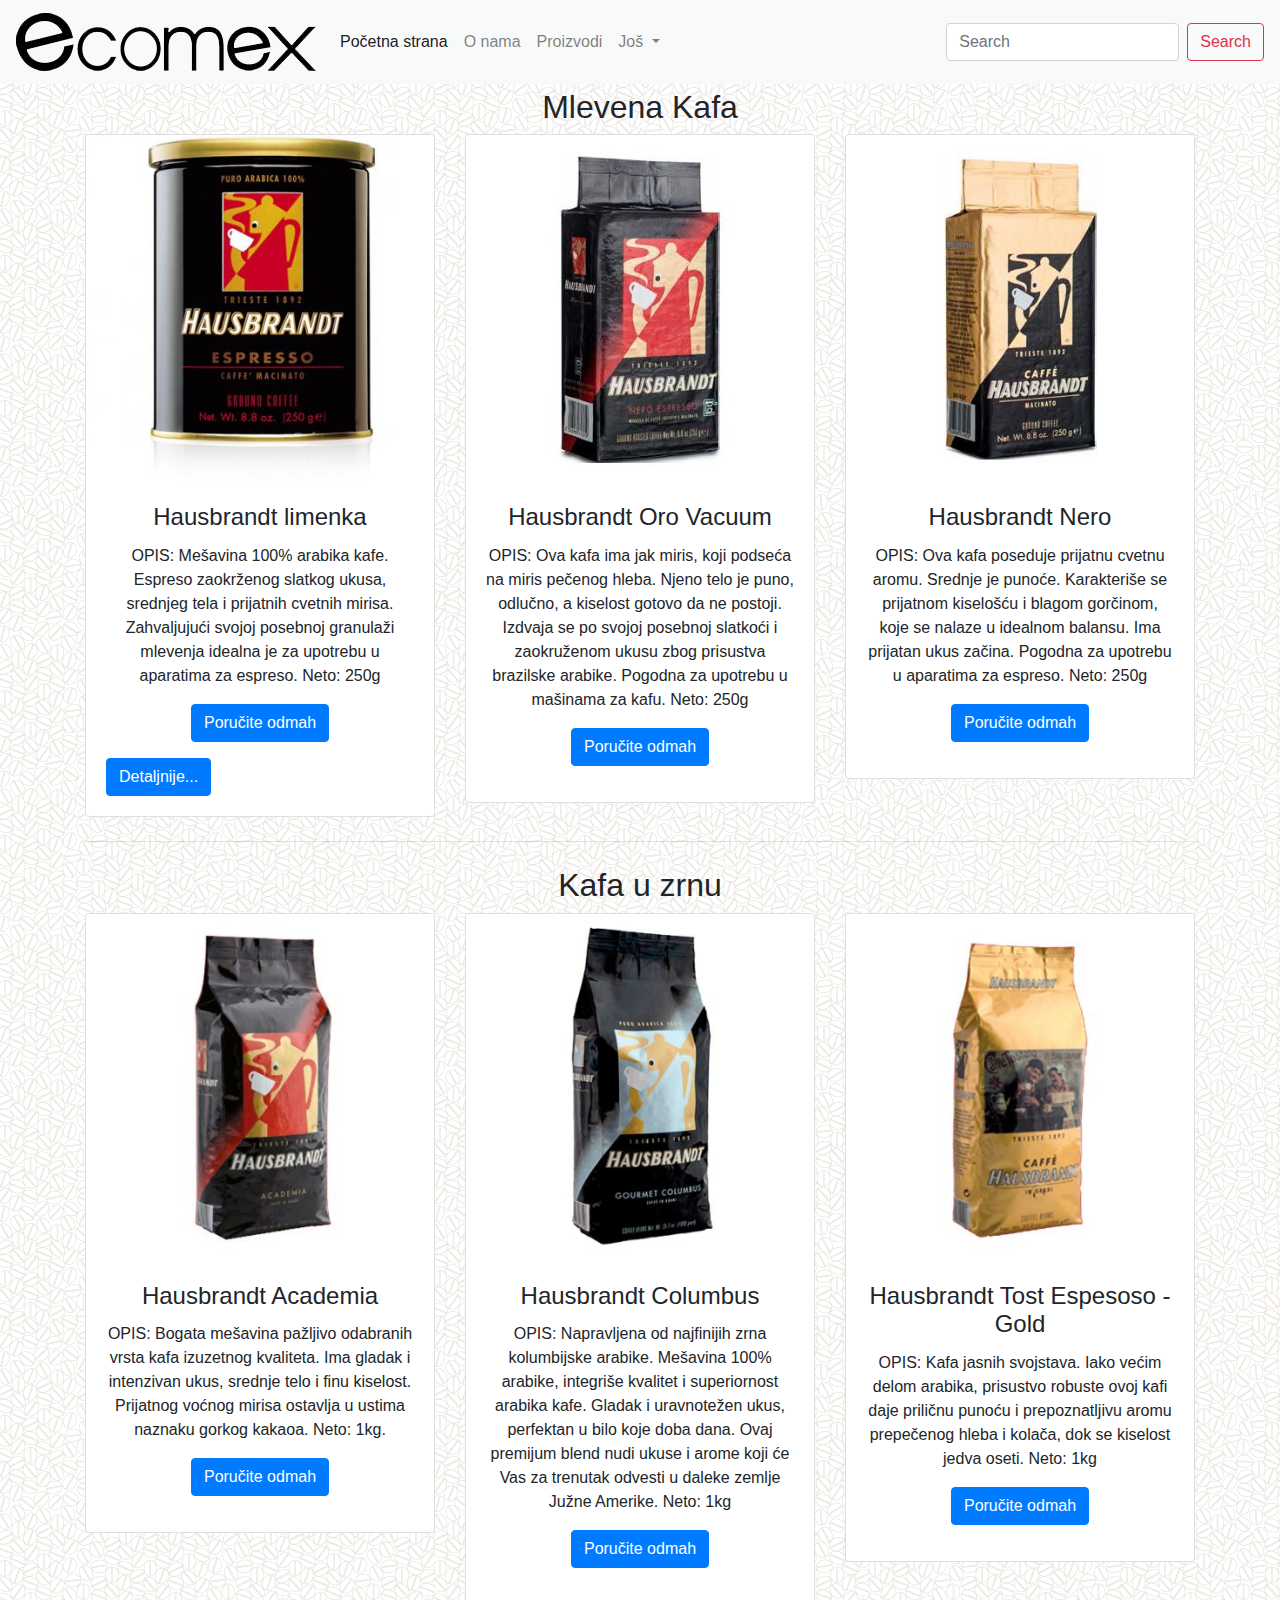
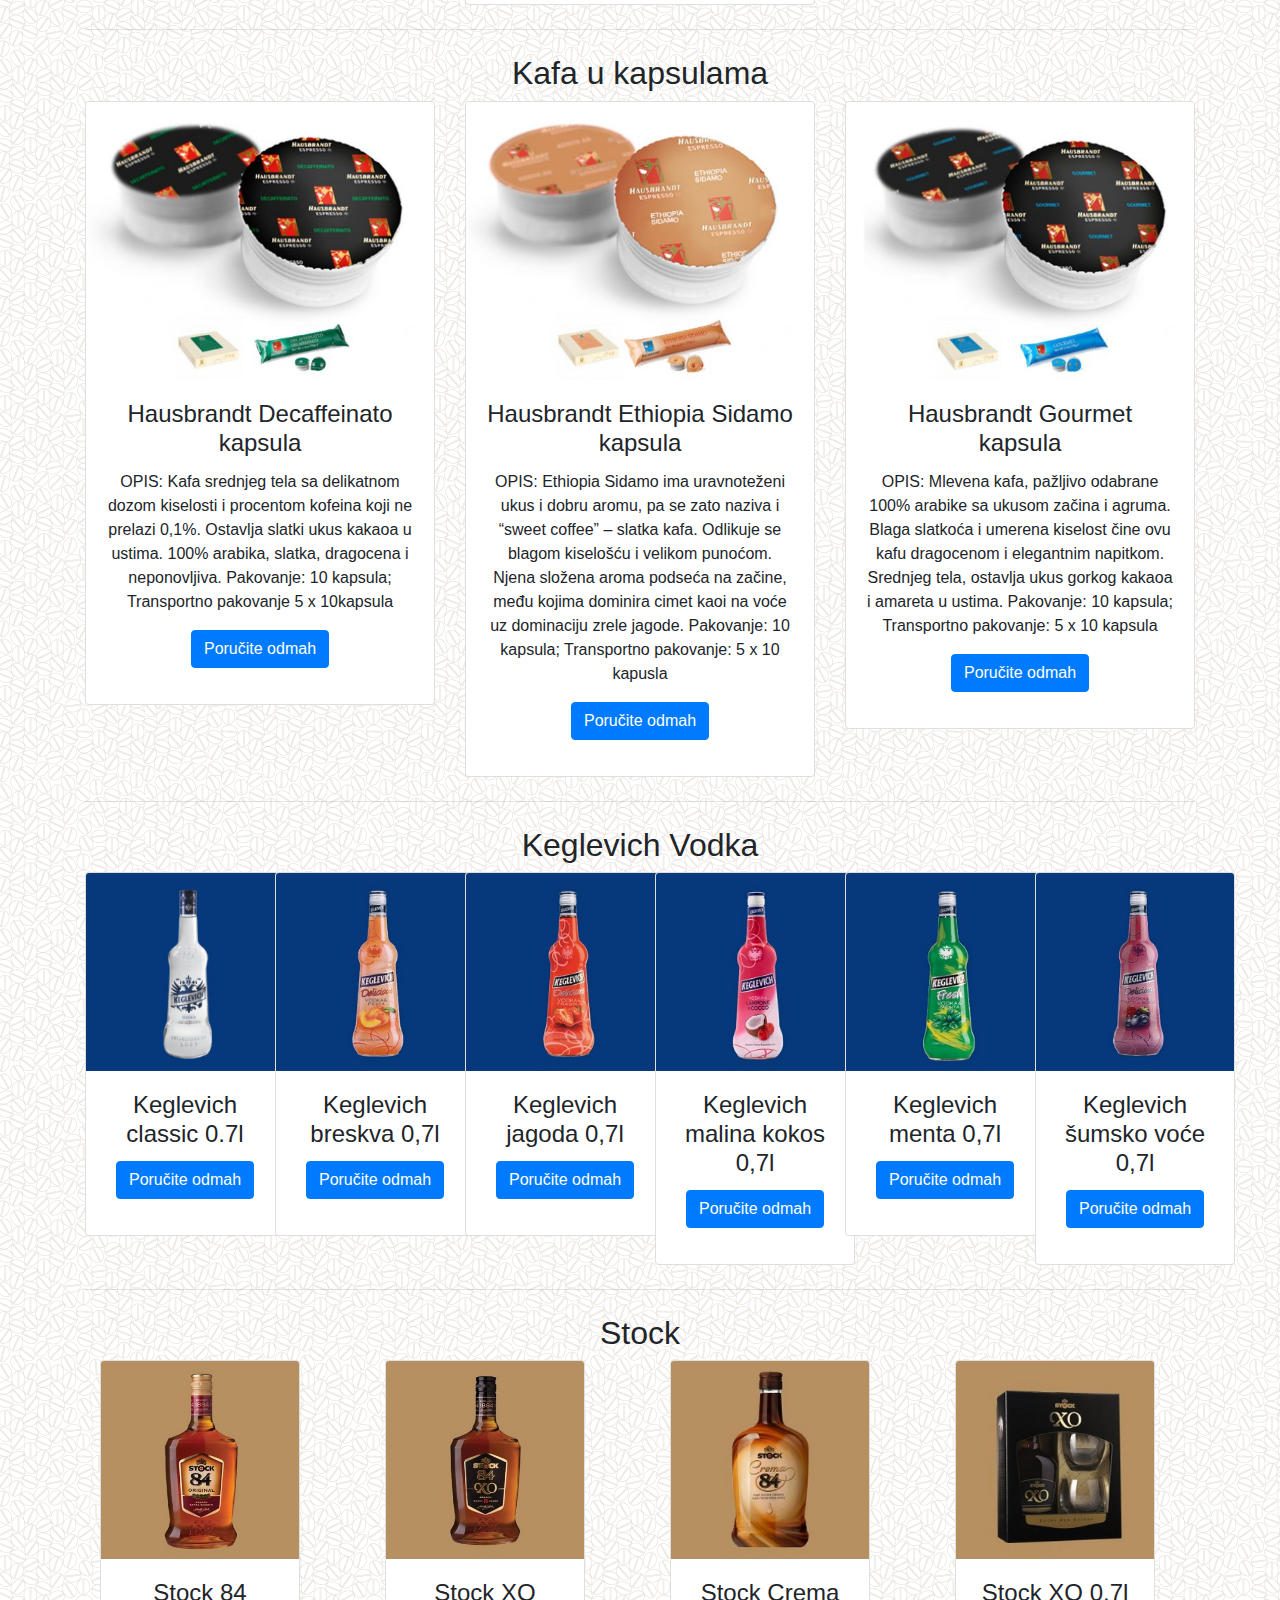
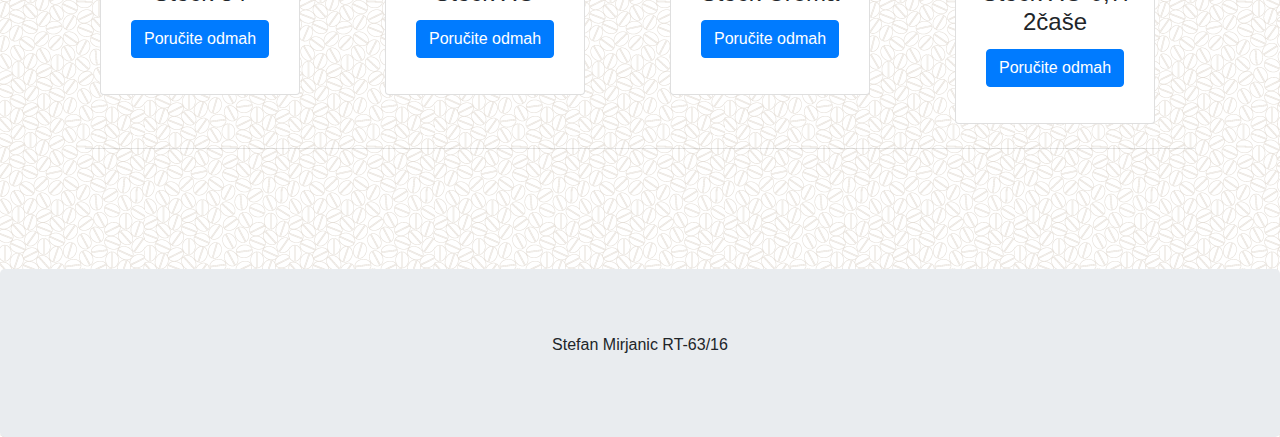
<file: proizvodi.html>
﻿<!DOCTYPE html>
<html lang="en">
<head>


  <title>Proizvodi</title>


  <meta charset="utf-8">
  <meta name="viewport" content="width=device-width, initial-scale=1">
  <link rel="stylesheet" href="https://maxcdn.bootstrapcdn.com/bootstrap/4.1.0/css/bootstrap.min.css">
  <script src="https://ajax.googleapis.com/ajax/libs/jquery/3.3.1/jquery.min.js"></script>
  <script src="https://cdnjs.cloudflare.com/ajax/libs/popper.js/1.14.0/umd/popper.min.js"></script>
  <script src="https://maxcdn.bootstrapcdn.com/bootstrap/4.1.0/js/bootstrap.min.js"></script>
  <link rel="stylesheet" href="css/stil.css">


</head>
<body id="body">
  <a href="index.html">
    <img src="img/ecomex.png" alt="Ecomex">
  </a>



  <nav class="navbar navbar-expand-sm bg-light navbar-light fixed-top">
    <a class="navbar-brand" href="index.html">
      <img src="img/ecomex.png" alt="Ecomex" >
    </a>
    <button class="navbar-toggler" type="button" data-toggle="collapse" data-target="#navbarSupportedContent" aria-controls="navbarSupportedContent" aria-expanded="false" aria-label="Toggle navigation">
      <span class="navbar-toggler-icon"></span>
    </button>

    <div class="collapse navbar-collapse" id="navbarSupportedContent">
      <ul class="navbar-nav mr-auto">
        <li class="nav-item active">
          <a class="nav-link" href="index.html">Početna strana <span class="sr-only">(current)</span></a>
        </li>
        <li class="nav-item">
          <a class="nav-link" href="onama.html">O nama</a>
        </li>
        <li class="nav-item">
          <a class="nav-link" href="proizvodi.html">Proizvodi</a>
        </li>
        <li class="nav-item dropdown">
          <a class="nav-link dropdown-toggle" href="#" id="navbarDropdown" role="button" data-toggle="dropdown" aria-haspopup="true" aria-expanded="false">
            Još
          </a>
          <div class="dropdown-menu" aria-labelledby="navbarDropdown">
            <a class="dropdown-item" href="galerija.html">Galerija</a>
            <a class="dropdown-item" href="kontakt.html">Kontakt</a>
          </div>
        </li>

      </ul>
      <form class="form-inline my-2 my-lg-0">
        <input class="form-control mr-sm-2" type="search" placeholder="Search" aria-label="Search">
        <button class="btn btn-outline-danger my-2 my-sm-0" type="submit">Search</button>
      </form>
    </div>
  </nav>


  <div class="container" style="margin-top:30px">

    <h2 class="text-center">Mlevena Kafa</h2>
    <div class="row">
      <div class="col-sm-4">
        <div class="card" style="width:350px">
          <img class="card-img-top" src="img/proizvodi/mlevena/hausbrandtlimenka.png" alt="Card image">
          <div class="card-body">
            <h4 class="card-title text-center">Hausbrandt limenka</h4>
            <p class="card-text text-center">OPIS: Mešavina 100% arabika kafe. Espreso zaokrženog slatkog ukusa, srednjeg tela i prijatnih cvetnih mirisa. Zahvaljujući svojoj posebnoj granulaži mlevenja idealna je za upotrebu u aparatima za espreso. Neto: 250g</p>
            <p class="text-center"> <a href="#" class="btn btn-primary" role="button">Poručite odmah</a> </p>




	<button type="button" class="btn btn-primary" data-toggle="modal" data-target="#exampleModalLong">
  Detaljnije...
</button>

<!-- Modal -->
<div class="modal fade" id="exampleModalLong" tabindex="-1" role="dialog" aria-labelledby="exampleModalLongTitle" aria-hidden="true">
  <div class="modal-dialog" role="document">
    <div class="modal-content">
      <div class="modal-header">
        <h5 class="modal-title" id="exampleModalLongTitle">Hausbrandt limenka</h5>
        <button type="button" class="close" data-dismiss="modal" aria-label="Close">
          <span aria-hidden="true">&times;</span>
        </button>
      </div>
      <div class="modal-body">
        OPIS: Mešavina 100% arabika kafe. Espreso zaokrženog slatkog ukusa, srednjeg tela i prijatnih cvetnih mirisa. Zahvaljujući svojoj posebnoj granulaži mlevenja idealna je za upotrebu u aparatima za espreso. Neto: 250g
<br>
CENA: 500,00 RSD
      </div>
      <div class="modal-footer">
        <button type="button" class="btn btn-secondary" data-dismiss="modal">Zatvori</button>
        <button type="button" class="btn btn-primary">Sacuvaj promene</button>
      </div>
    </div>
  </div>
</div>



          </div>
        </div>
      </div>

      <div class="col-sm-4">
        <div class="card" style="width:350px">
          <img class="card-img-top" src="img/proizvodi/mlevena/hausbrandtnerovakuum.png" alt="Card image">
          <div class="card-body">
            <h4 class="card-title text-center">Hausbrandt Oro Vacuum</h4>
            <p class="card-text text-center">OPIS: Ova kafa ima jak miris, koji podseća na miris pečenog hleba. Njeno telo je puno, odlučno, a kiselost gotovo da ne postoji. Izdvaja se po svojoj posebnoj slatkoći i zaokruženom ukusu zbog prisustva brazilske arabike. Pogodna za upotrebu u mašinama za kafu. Neto: 250g</p>
            <p class="text-center"> <a href="#" class="btn btn-primary" role="button">Poručite odmah</a> </p>
          </div>
        </div>
      </div>

      <div class="col-sm-4">
        <div class="card" style="width:350px">
          <img class="card-img-top" src="img/proizvodi/mlevena/hausbrandtoromlevena.png" alt="Card image">
          <div class="card-body">
            <h4 class="card-title text-center">Hausbrandt Nero</h4>
            <p class="card-text text-center">OPIS: Ova kafa poseduje prijatnu cvetnu aromu. Srednje je punoće. Karakteriše se prijatnom kiselošću i blagom gorčinom, koje se nalaze u idealnom balansu. Ima prijatan ukus začina. Pogodna za upotrebu u aparatima za espreso. Neto: 250g</p>
            <p class="text-center"> <a href="#" class="btn btn-primary" role="button">Poručite odmah</a> </p>
          </div>
        </div>
      </div>
    </div>



    <hr class="my-4">
    <h2 class="text-center" style="margin-top:20px">Kafa u zrnu</h2>
    <div class="row">
      <div class="col-sm-4">
        <div class="card" style="width:350px">
          <img class="card-img-top" src="img/proizvodi/zrno/hausbrandtacademia.png" alt="Card image">
          <div class="card-body">
            <h4 class="card-title text-center">Hausbrandt Academia</h4>
            <p class="card-text text-center">OPIS: Bogata mešavina pažljivo odabranih vrsta kafa izuzetnog kvaliteta. Ima gladak i intenzivan ukus, srednje telo i finu kiselost. Prijatnog voćnog mirisa ostavlja u ustima naznaku gorkog kakaoa. Neto: 1kg.</p>
            <p class="text-center"> <a href="#" class="btn btn-primary" role="button">Poručite odmah</a> </p>
          </div>
        </div>
      </div>

      <div class="col-sm-4">
        <div class="card" style="width:350px">
          <img class="card-img-top" src="img/proizvodi/zrno/hausbrandtcolumbus.png" alt="Card image">
          <div class="card-body">
            <h4 class="card-title text-center">Hausbrandt Columbus</h4>
            <p class="card-text text-center">OPIS: Napravljena od najfinijih zrna kolumbijske arabike. Mešavina 100% arabike, integriše kvalitet i superiornost arabika kafe. Gladak i uravnotežen ukus, perfektan u bilo koje doba dana. Ovaj premijum blend nudi ukuse i arome koji će Vas za trenutak odvesti u daleke zemlje Južne Amerike. Neto: 1kg</p>
            <p class="text-center"> <a href="#" class="btn btn-primary" role="button">Poručite odmah</a> </p>
          </div>
        </div>
      </div>

      <div class="col-sm-4">
        <div class="card" style="width:350px">
          <img class="card-img-top" src="img/proizvodi/zrno/hausbrandtgold.png" alt="Card image">
          <div class="card-body">
            <h4 class="card-title text-center">Hausbrandt Tost Espesoso - Gold</h4>
            <p class="card-text text-center">OPIS: Kafa jasnih svojstava. Iako većim delom arabika, prisustvo robuste ovoj kafi daje priličnu punoću i prepoznatljivu aromu prepečenog hleba i kolača, dok se kiselost jedva oseti. Neto: 1kg</p>
            <p class="text-center"> <a href="#" class="btn btn-primary" role="button">Poručite odmah</a> </p>
          </div>
        </div>
      </div>
    </div>


    <hr class="my-4">
    <h2 class="text-center" style="margin-top:20px">Kafa u kapsulama</h2>
    <div class="row">
      <div class="col-sm-4">
        <div class="card" style="width:350px">
          <img class="card-img-top" src="img/proizvodi/kapsula/hausbrandtkapsuladecaffeinato.png" alt="Card image">
          <div class="card-body">
            <h4 class="card-title text-center">Hausbrandt Decaffeinato kapsula</h4>
            <p class="card-text text-center">OPIS: Kafa srednjeg tela sa delikatnom dozom kiselosti i procentom kofeina koji ne prelazi 0,1%. Ostavlja slatki ukus kakaoa u ustima. 100% arabika, slatka, dragocena i neponovljiva. Pakovanje: 10 kapsula; Transportno pakovanje 5 x 10kapsula</p>
            <p class="text-center"> <a href="#" class="btn btn-primary" role="button">Poručite odmah</a> </p>
          </div>
        </div>
      </div>

      <div class="col-sm-4">
        <div class="card" style="width:350px">
          <img class="card-img-top" src="img/proizvodi/kapsula/hausbrandtkapsulaethiopiasidamo.png" alt="Card image">
          <div class="card-body">
            <h4 class="card-title text-center">Hausbrandt Ethiopia Sidamo kapsula</h4>
            <p class="card-text text-center">OPIS: Ethiopia Sidamo ima uravnoteženi ukus i dobru aromu, pa se zato naziva i “sweet coffee” – slatka kafa. Odlikuje se blagom kiselošću i velikom punoćom. Njena složena aroma podseća na začine, među kojima dominira cimet kaoi na voće uz dominaciju zrele jagode. Pakovanje: 10 kapsula; Transportno pakovanje: 5 x 10 kapusla</p>
            <p class="text-center"> <a href="#" class="btn btn-primary" role="button">Poručite odmah</a> </p>
          </div>
        </div>
      </div>

      <div class="col-sm-4">
        <div class="card" style="width:350px">
          <img class="card-img-top" src="img/proizvodi/kapsula/hausbrandtkapsulagourmet.png" alt="Card image">
          <div class="card-body">
            <h4 class="card-title text-center">Hausbrandt Gourmet kapsula</h4>
            <p class="card-text text-center">OPIS: Mlevena kafa, pažljivo odabrane 100% arabike sa ukusom začina i agruma. Blaga slatkoća i umerena kiselost čine ovu kafu dragocenom i elegantnim napitkom. Srednjeg tela, ostavlja ukus gorkog kakaoa i amareta u ustima. Pakovanje: 10 kapsula; Transportno pakovanje: 5 x 10 kapsula</p>
            <p class="text-center"> <a href="#" class="btn btn-primary" role="button">Poručite odmah</a> </p>
          </div>
        </div>
      </div>
    </div>




    <hr class="my-4">
    <h2 class="text-center" style="margin-top:20px">Keglevich Vodka</h2>
    <div class="row">
      <div class="col-sm-2">
        <div class="card" style="width:200px">
          <img class="card-img-top" src="img/proizvodi/keglavic/classic.png" alt="Card image">
          <div class="card-body">
            <h4 class="card-title text-center">Keglevich classic 0.7l</h4>
            
            <p class="text-center"> <a href="#" class="btn btn-primary" role="button">Poručite odmah</a> </p>
          </div>
        </div>
      </div>
      <div class="col-sm-2">
        <div class="card" style="width:200px">
          <img class="card-img-top" src="img/proizvodi/keglavic/kbreskva.png" alt="Card image">
          <div class="card-body">
            <h4 class="card-title text-center">Keglevich breskva 0,7l</h4>
            
            <p class="text-center"> <a href="#" class="btn btn-primary" role="button">Poručite odmah</a> </p>
          </div>
        </div>
      </div>
      <div class="col-sm-2">
        <div class="card" style="width:200px">
          <img class="card-img-top" src="img/proizvodi/keglavic/kjagoda.png" alt="Card image">
          <div class="card-body">
            <h4 class="card-title text-center">Keglevich jagoda 0,7l</h4>
            
            <p class="text-center"> <a href="#" class="btn btn-primary" role="button">Poručite odmah</a> </p>
          </div>
        </div>
      </div>
      <div class="col-sm-2">
        <div class="card" style="width:200px">
          <img class="card-img-top" src="img/proizvodi/keglavic/kmalina.png" alt="Card image">
          <div class="card-body">
            <h4 class="card-title text-center">Keglevich malina kokos 0,7l</h4>
            
            <p class="text-center"> <a href="#" class="btn btn-primary" role="button">Poručite odmah</a> </p>
          </div>
        </div>
      </div>
      <div class="col-sm-2">
        <div class="card" style="width:200px">
          <img class="card-img-top" src="img/proizvodi/keglavic/kmenta.png" alt="Card image">
          <div class="card-body">
            <h4 class="card-title text-center">Keglevich menta 0,7l</h4>
            
            <p class="text-center"> <a href="#" class="btn btn-primary" role="button">Poručite odmah</a> </p>
          </div>
        </div>
      </div>
      <div class="col-sm-2">
        <div class="card" style="width:200px">
          <img class="card-img-top" src="img/proizvodi/keglavic/ksumsko.png" alt="Card image">
          <div class="card-body">
            <h4 class="card-title text-center">Keglevich šumsko voće 0,7l</h4>
            
            <p class="text-center"> <a href="#" class="btn btn-primary" role="button">Poručite odmah</a> </p>
          </div>
        </div>
      </div>
    </div>





    <hr class="my-4">
    <h2 class="text-center" style="margin-top:20px">Stock</h2>
    <div class="row">
      <div class="col-sm-3">
        <div class="col-sm-2">
        <div class="card" style="width:200px">
          <img class="card-img-top" src="img/proizvodi/stock/stock-84-07.png" alt="Card image">
          <div class="card-body">
            <h4 class="card-title text-center">Stock 84</h4>
            
            <p class="text-center"> <a href="#" class="btn btn-primary" role="button">Poručite odmah</a> </p>
          </div>
        </div>
      </div>
      </div>
      <div class="col-sm-3">
        <div class="col-sm-2">
        <div class="card" style="width:200px">
          <img class="card-img-top" src="img/proizvodi/stock/stock-xo-2.png" alt="Card image">
          <div class="card-body">
            <h4 class="card-title text-center">Stock XO</h4>
            
            <p class="text-center"> <a href="#" class="btn btn-primary" role="button">Poručite odmah</a> </p>
          </div>
        </div>
      </div>
      </div>
      <div class="col-sm-3">
        <div class="col-sm-2">
        <div class="card" style="width:200px">
          <img class="card-img-top" src="img/proizvodi/stock/stock-crema.png" alt="Card image">
          <div class="card-body">
            <h4 class="card-title text-center">Stock Crema</h4>
            
            <p class="text-center"> <a href="#" class="btn btn-primary" role="button">Poručite odmah</a> </p>
          </div>
        </div>
      </div>
      </div>
      <div class="col-sm-3">
        <div class="col-sm-2">
        <div class="card" style="width:200px">
          <img class="card-img-top" src="img/proizvodi/stock/stock-xo-2case.png" alt="Card image">
          <div class="card-body">
            <h4 class="card-title text-center">Stock XO 0,7l 2čaše</h4>
            
            <p class="text-center"> <a href="#" class="btn btn-primary" role="button">Poručite odmah</a> </p>
          </div>
        </div>
      </div>
      </div>
    </div>
    <hr class="my-4">

</br>
</br>
</br>
</br>




  </div>

  <div class="jumbotron text-center" style="margin-bottom:0" >
    <p>Stefan Mirjanic RT-63/16</p>
  </div>



</body>
</html>
</file>
<file: css/stil.css>
#body {
	background-image: url('../img/pozadina.png');
}

#boja {
	border-color: black;
}

#navboja {
	background-color: #cacaca;
}

.footer {
  position: absolute;
  bottom: 0;
  width: 100%;
  height: 42px;
}
</file>
<file: viewer-master/docs/css/viewer.css>
/*!
 * Viewer v1.0.0
 * https://github.com/fengyuanchen/viewer
 *
 * Copyright (c) 2015-2018 Chen Fengyuan
 * Released under the MIT license
 *
 * Date: 2018-04-01T06:09:55.194Z
 */

.viewer-zoom-in::before,
.viewer-zoom-out::before,
.viewer-one-to-one::before,
.viewer-reset::before,
.viewer-prev::before,
.viewer-play::before,
.viewer-next::before,
.viewer-rotate-left::before,
.viewer-rotate-right::before,
.viewer-flip-horizontal::before,
.viewer-flip-vertical::before,
.viewer-fullscreen::before,
.viewer-fullscreen-exit::before,
.viewer-close::before {
  background-image: url('[data-uri]');
  background-repeat: no-repeat;
  color: transparent;
  display: block;
  font-size: 0;
  height: 20px;
  line-height: 0;
  width: 20px;
}

.viewer-zoom-in::before {
  background-position: 0 0;
  content: 'Zoom In';
}

.viewer-zoom-out::before {
  background-position: -20px 0;
  content: 'Zoom Out';
}

.viewer-one-to-one::before {
  background-position: -40px 0;
  content: 'One to One';
}

.viewer-reset::before {
  background-position: -60px 0;
  content: 'Reset';
}

.viewer-prev::before {
  background-position: -80px 0;
  content: 'Previous';
}

.viewer-play::before {
  background-position: -100px 0;
  content: 'Play';
}

.viewer-next::before {
  background-position: -120px 0;
  content: 'Next';
}

.viewer-rotate-left::before {
  background-position: -140px 0;
  content: 'Rotate Left';
}

.viewer-rotate-right::before {
  background-position: -160px 0;
  content: 'Rotate Right';
}

.viewer-flip-horizontal::before {
  background-position: -180px 0;
  content: 'Flip Horizontal';
}

.viewer-flip-vertical::before {
  background-position: -200px 0;
  content: 'Flip Vertical';
}

.viewer-fullscreen::before {
  background-position: -220px 0;
  content: 'Enter Full Screen';
}

.viewer-fullscreen-exit::before {
  background-position: -240px 0;
  content: 'Exit Full Screen';
}

.viewer-close::before {
  background-position: -260px 0;
  content: 'Close';
}

.viewer-container {
  bottom: 0;
  direction: ltr;
  font-size: 0;
  left: 0;
  line-height: 0;
  overflow: hidden;
  position: absolute;
  right: 0;
  -webkit-tap-highlight-color: transparent;
  top: 0;
  -webkit-touch-callout: none;
  -ms-touch-action: none;
  touch-action: none;
  -webkit-user-select: none;
  -moz-user-select: none;
  -ms-user-select: none;
  user-select: none;
}

.viewer-container::-moz-selection,
.viewer-container *::-moz-selection {
  background-color: transparent;
}

.viewer-container::selection,
.viewer-container *::selection {
  background-color: transparent;
}

.viewer-container img {
  display: block;
  height: auto;
  max-height: none !important;
  max-width: none !important;
  min-height: 0 !important;
  min-width: 0 !important;
  width: 100%;
}

.viewer-canvas {
  bottom: 0;
  left: 0;
  overflow: hidden;
  position: absolute;
  right: 0;
  top: 0;
}

.viewer-canvas > img {
  height: auto;
  margin: 15px auto;
  max-width: 90% !important;
  width: auto;
}

.viewer-footer {
  bottom: 0;
  left: 0;
  overflow: hidden;
  position: absolute;
  right: 0;
  text-align: center;
}

.viewer-navbar {
  background-color: rgba(0, 0, 0, .5);
  overflow: hidden;
}

.viewer-list {
  -webkit-box-sizing: content-box;
  box-sizing: content-box;
  height: 50px;
  margin: 0;
  overflow: hidden;
  padding: 1px 0;
}

.viewer-list > li {
  color: transparent;
  cursor: pointer;
  float: left;
  font-size: 0;
  height: 50px;
  line-height: 0;
  opacity: .5;
  overflow: hidden;
  -webkit-transition: opacity .15s;
  transition: opacity .15s;
  width: 30px;
}

.viewer-list > li:hover {
  opacity: .75;
}

.viewer-list > li + li {
  margin-left: 1px;
}

.viewer-list > .viewer-loading {
  position: relative;
}

.viewer-list > .viewer-loading::after {
  border-width: 2px;
  height: 20px;
  margin-left: -10px;
  margin-top: -10px;
  width: 20px;
}

.viewer-list > .viewer-active,
.viewer-list > .viewer-active:hover {
  opacity: 1;
}

.viewer-player {
  background-color: #000;
  bottom: 0;
  cursor: none;
  display: none;
  left: 0;
  position: absolute;
  right: 0;
  top: 0;
}

.viewer-player > img {
  left: 0;
  position: absolute;
  top: 0;
}

.viewer-toolbar ul {
  display: inline-block;
  margin: 0 auto 5px;
  overflow: hidden;
  padding: 3px 0;
}

.viewer-toolbar li {
  background-color: rgba(0, 0, 0, .5);
  border-radius: 50%;
  cursor: pointer;
  float: left;
  height: 24px;
  overflow: hidden;
  -webkit-transition: background-color .15s;
  transition: background-color .15s;
  width: 24px;
}

.viewer-toolbar li:hover {
  background-color: rgba(0, 0, 0, .8);
}

.viewer-toolbar li::before {
  margin: 2px;
}

.viewer-toolbar li + li {
  margin-left: 1px;
}

.viewer-toolbar .viewer-small {
  height: 18px;
  margin-bottom: 3px;
  margin-top: 3px;
  width: 18px;
}

.viewer-toolbar .viewer-small::before {
  margin: -1px;
}

.viewer-toolbar .viewer-large {
  height: 30px;
  margin-bottom: -3px;
  margin-top: -3px;
  width: 30px;
}

.viewer-toolbar .viewer-large::before {
  margin: 5px;
}

.viewer-tooltip {
  background-color: rgba(0, 0, 0, .8);
  border-radius: 10px;
  color: #fff;
  display: none;
  font-size: 12px;
  height: 20px;
  left: 50%;
  line-height: 20px;
  margin-left: -25px;
  margin-top: -10px;
  position: absolute;
  text-align: center;
  top: 50%;
  width: 50px;
}

.viewer-title {
  color: #ccc;
  display: inline-block;
  font-size: 12px;
  line-height: 1;
  margin: 0 5% 5px;
  max-width: 90%;
  opacity: .8;
  overflow: hidden;
  text-overflow: ellipsis;
  -webkit-transition: opacity .15s;
  transition: opacity .15s;
  white-space: nowrap;
}

.viewer-title:hover {
  opacity: 1;
}

.viewer-button {
  background-color: rgba(0, 0, 0, .5);
  border-radius: 50%;
  cursor: pointer;
  height: 80px;
  overflow: hidden;
  position: absolute;
  right: -40px;
  top: -40px;
  -webkit-transition: background-color .15s;
  transition: background-color .15s;
  width: 80px;
}

.viewer-button:focus,
.viewer-button:hover {
  background-color: rgba(0, 0, 0, .8);
}

.viewer-button::before {
  bottom: 15px;
  left: 15px;
  position: absolute;
}

.viewer-fixed {
  position: fixed;
}

.viewer-open {
  overflow: hidden;
}

.viewer-show {
  display: block;
}

.viewer-hide {
  display: none;
}

.viewer-backdrop {
  background-color: rgba(0, 0, 0, .5);
}

.viewer-invisible {
  visibility: hidden;
}

.viewer-move {
  cursor: move;
  cursor: -webkit-grab;
  cursor: grab;
}

.viewer-fade {
  opacity: 0;
}

.viewer-in {
  opacity: 1;
}

.viewer-transition {
  -webkit-transition: all .3s;
  transition: all .3s;
}

@-webkit-keyframes viewer-spinner {
  0% {
    -webkit-transform: rotate(0deg);
    transform: rotate(0deg);
  }

  100% {
    -webkit-transform: rotate(360deg);
    transform: rotate(360deg);
  }
}

@keyframes viewer-spinner {
  0% {
    -webkit-transform: rotate(0deg);
    transform: rotate(0deg);
  }

  100% {
    -webkit-transform: rotate(360deg);
    transform: rotate(360deg);
  }
}

.viewer-loading::after {
  -webkit-animation: viewer-spinner 1s linear infinite;
  animation: viewer-spinner 1s linear infinite;
  border: 4px solid rgba(255, 255, 255, .1);
  border-left-color: rgba(255, 255, 255, .5);
  border-radius: 50%;
  content: '';
  display: inline-block;
  height: 40px;
  left: 50%;
  margin-left: -20px;
  margin-top: -20px;
  position: absolute;
  top: 50%;
  width: 40px;
  z-index: 1;
}

@media (max-width: 767px) {
  .viewer-hide-xs-down {
    display: none;
  }
}

@media (max-width: 991px) {
  .viewer-hide-sm-down {
    display: none;
  }
}

@media (max-width: 1199px) {
  .viewer-hide-md-down {
    display: none;
  }
}
</file>
<file: viewer-master/docs/css/main.css>
.btn {
  padding-left: .75rem;
  padding-right: .75rem;
}

.list-group-item {
  padding: .25rem 1rem;
}

.d-flex > .btn {
  flex: 1;
}

.carbonads {
  border-radius: .25rem;
  border: 1px solid #ccc;
  font-size: .875rem;
  overflow: hidden;
  padding: 1rem;
}

.carbon-wrap {
  overflow: hidden;
}

.carbon-img {
  clear: left;
  display: block;
  float: left;
}

.carbon-text,
.carbon-poweredby {
  display: block;
  margin-left: 140px;
}

.carbon-text,
.carbon-text:hover,
.carbon-text:focus {
  color: #fff;
  text-decoration: none;
}

.carbon-poweredby,
.carbon-poweredby:hover,
.carbon-poweredby:focus {
  color: #ddd;
  text-decoration: none;
}

@media (min-width: 768px) {
  .carbonads {
    float: right;
    margin-bottom: -1rem;
    margin-top: -1rem;
    max-width: 360px;
  }
}

.footer {
  font-size: .875rem;
}

.heart {
  color: #ddd;
  display: block;
  height: 2rem;
  line-height: 2rem;
  margin-bottom: 0;
  margin-top: 1rem;
  position: relative;
  text-align: center;
  width: 100%;
}

.heart:hover {
  color: #ff4136;
}

.heart::before {
  border-top: 1px solid #eee;
  content: " ";
  display: block;
  height: 0;
  left: 0;
  position: absolute;
  right: 0;
  top: 50%;
}

.heart::after {
  background-color: #fff;
  content: "♥";
  padding-left: .5rem;
  padding-right: .5rem;
  position: relative;
  z-index: 1;
}

.docs-pictures {
  margin: 0;
  padding: 0;
  list-style: none;
}

.docs-pictures > li {
  float: left;
  width: 33.3%;
  height: 33.3%;
  margin: 0 -1px -1px 0;
  border: 1px solid transparent;
  overflow: hidden;
}

.docs-pictures > li > img {
  width: 100%;
  cursor: -webkit-zoom-in;
  cursor: zoom-in;
}

.docs-toggles > .btn,
.docs-toggles > .btn-group {
  margin-bottom: 10px;
}

@media (min-width: 992px) {
  .docs-collapse {
    display: block;
  }
}

.docs-buttons > .btn-group,
.docs-buttons > .input-group {
  width: 100%;
  margin-bottom: 5px;
}

.docs-buttons .input-group-btn {
  width: 50%;
}

.docs-buttons .input-group-btn .btn {
  width: 100%;
}
</file>
